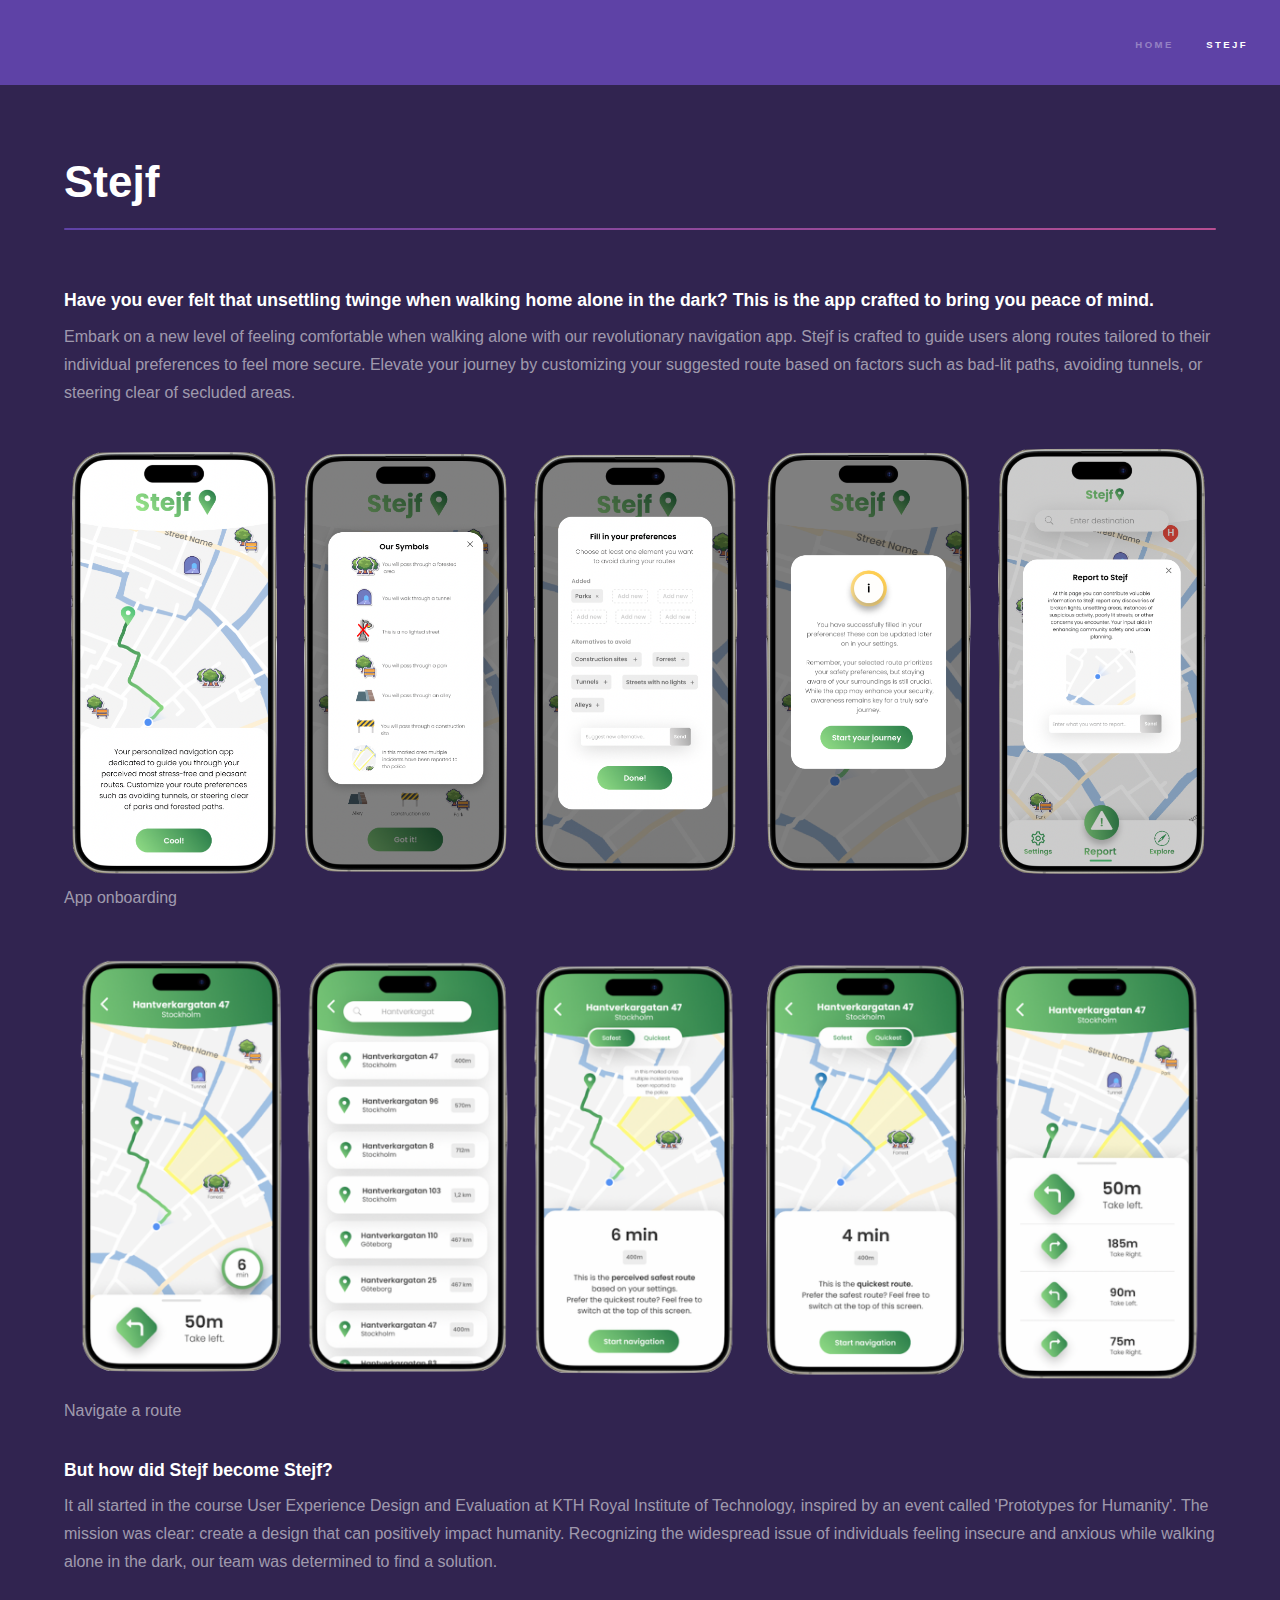
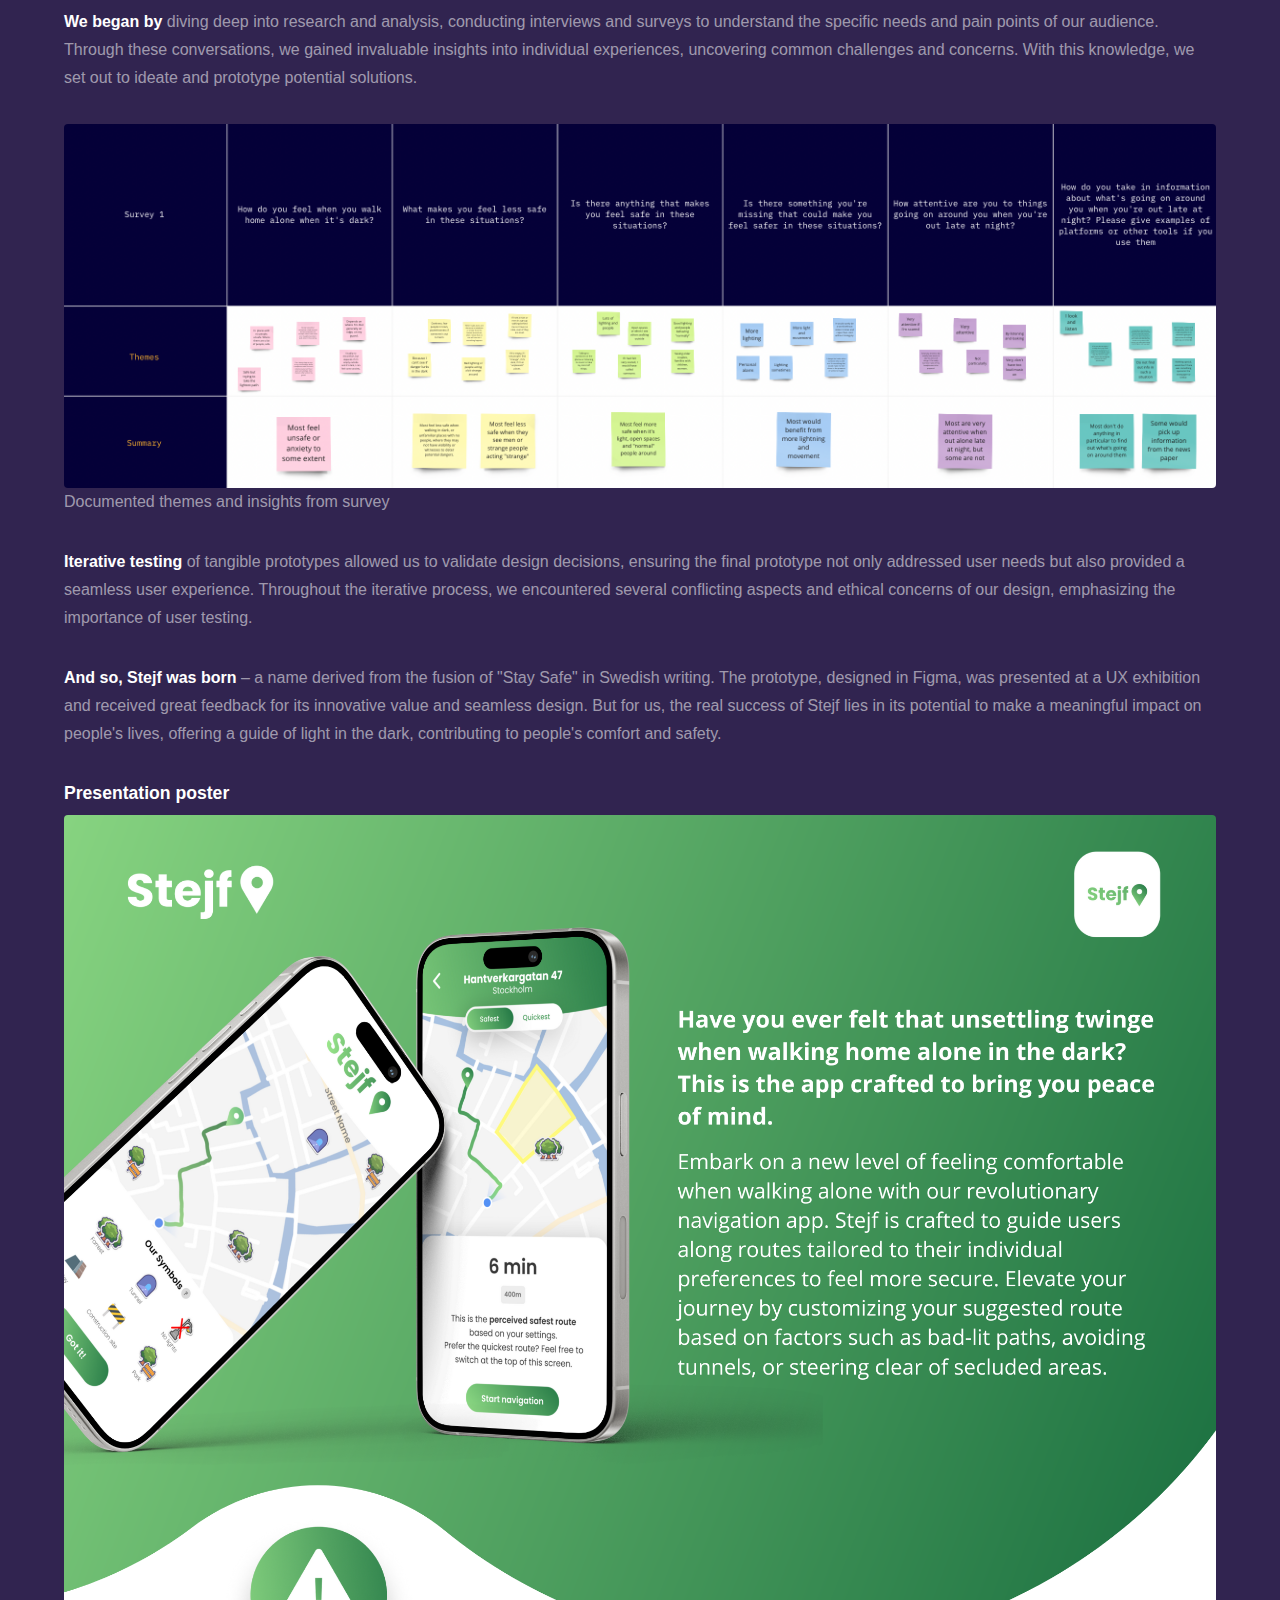
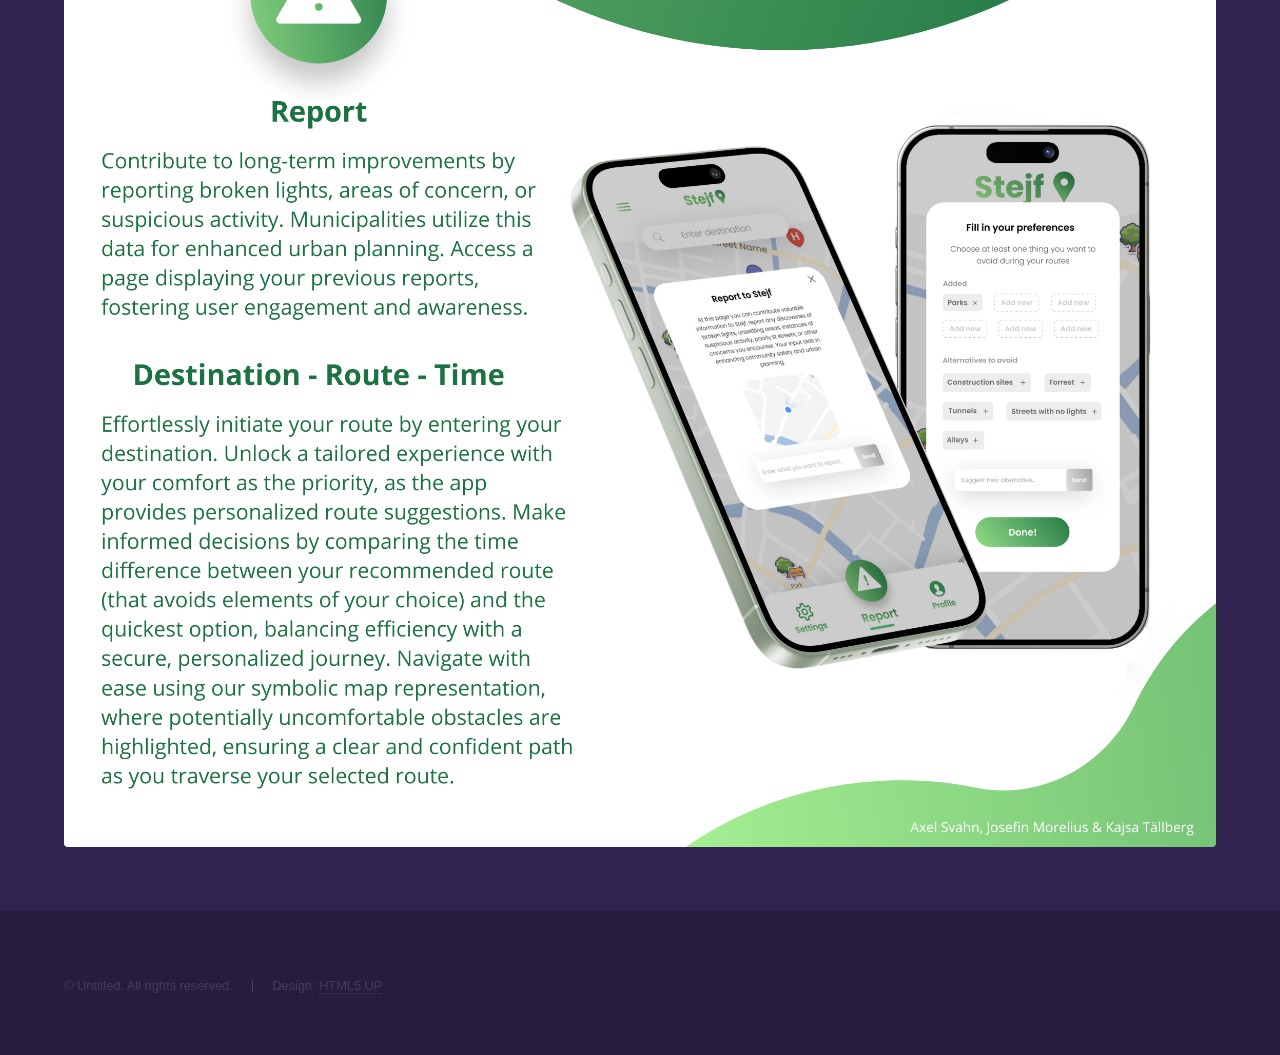
<file: project1.html>
<!DOCTYPE HTML>
<!--
	Hyperspace by HTML5 UP
	html5up.net | @ajlkn
	Free for personal and commercial use under the CCA 3.0 license (html5up.net/license)
-->
<html>
	<head>
		<title>Work</title>
		<meta charset="utf-8" />
		<meta name="viewport" content="width=device-width, initial-scale=1, user-scalable=no" />
		<link rel="stylesheet" href="assets/css/main.css" />
		<noscript><link rel="stylesheet" href="assets/css/noscript.css" /></noscript>
	</head>
	<body class="is-preload">

		<!-- Header -->
			<header id="header">
				<!--<a href="index.html" class="title">Home</a> -->
				<nav>
					<ul>
						<li><a href="index.html">Home</a></li>
						<li><a href="project1.html" class="active">Stejf</a></li>
				<!--	<li><a href="elements.html">Me and my world</a></li>-->
            </ul>
				</nav>
			</header>

		<!-- Wrapper -->
			<div id="wrapper">

				<!-- Main -->
					<section id="main" class="wrapper">
						<div class="inner">
							<h1 class="major">Stejf</h1>
			<h3><b>Have you ever felt that unsettling twinge when walking home alone in the dark? 
			This is the app crafted to bring you peace of mind.</b></h3>
			<p>Embark on a new level of 
			feeling comfortable when walking alone with our revolutionary navigation app. 
			Stejf is crafted to guide users along routes tailored to their individual 
			preferences to feel more secure. Elevate your journey by customizing your suggested 
			route based on factors such as bad-lit paths, avoiding tunnels, 
			or steering clear of secluded areas.</p>
					
                	<span class="image fit"><img src="images/Stejf5.png" alt=""/><figcaption>App onboarding</figcaption></span>
                            <span class="image fit"><img src="images/stejf3.png" alt=""/><figcaption>Navigate a route</figcaption></span>
                            <h3 class="major">But how did Stejf become Stejf? </h3>
			    <p>It all started in the course User Experience Design and Evaluation at KTH Royal Institute of Technology, 
				    inspired by an event called 'Prototypes for Humanity'. 
				    The mission was clear: create a design that can positively impact humanity. 
				    Recognizing the widespread issue of individuals feeling insecure and anxious 
				    while walking alone in the dark, our team was determined to find a solution.
                            </p>
			
                            
			       <p><b>We began by</b> diving deep into research and analysis, conducting interviews and 
				       surveys to understand the specific needs and pain points of our audience. 
				       Through these conversations, we gained invaluable insights into individual experiences, 
				       uncovering common challenges and concerns. With this knowledge, 
				       we set out to ideate and prototype potential solutions.
                            </p>
							<span class="image fit"><img src="images/research.png" alt="" /><figcaption>Documented themes and insights from survey</figcaption>
                         </span>
                            <p><b>Iterative testing</b> of tangible prototypes allowed us to validate design decisions, ensuring the final prototype not only 
                                addressed user needs but also provided a seamless user experience. Throughout the iterative process, we encountered several conflicting 
                                aspects and ethical concerns of our design, emphasizing the importance of user testing.</p>
                            <p><b>And so, Stejf was born</b> – a name derived from the fusion of "Stay Safe" in Swedish writing. 
                                The prototype, designed in Figma, was presented at a UX exhibition and received great feedback for its innovative value and seamless design.
			    But for us, the real success of Stejf lies in its potential to make a meaningful impact on people's lives, offering a guide of light in the dark, contributing 
				    to people's comfort and safety.</p>
				<h3 class="major">Presentation poster</h3>
				<span class="image fit"><img src="images/Stejf.png" alt="" /></span>
                        </div>
					</section>

			</div>

		<!-- Footer -->
			<footer id="footer" class="wrapper alt">
				<div class="inner">
					<ul class="menu">
						<li>&copy; Untitled. All rights reserved.</li><li>Design: <a href="http://html5up.net">HTML5 UP</a></li>
					</ul>
				</div>
			</footer>

		<!-- Scripts -->
			<script src="assets/js/jquery.min.js"></script>
			<script src="assets/js/jquery.scrollex.min.js"></script>
			<script src="assets/js/jquery.scrolly.min.js"></script>
			<script src="assets/js/browser.min.js"></script>
			<script src="assets/js/breakpoints.min.js"></script>
			<script src="assets/js/util.js"></script>
			<script src="assets/js/main.js"></script>

	</body>
</html>
</file>
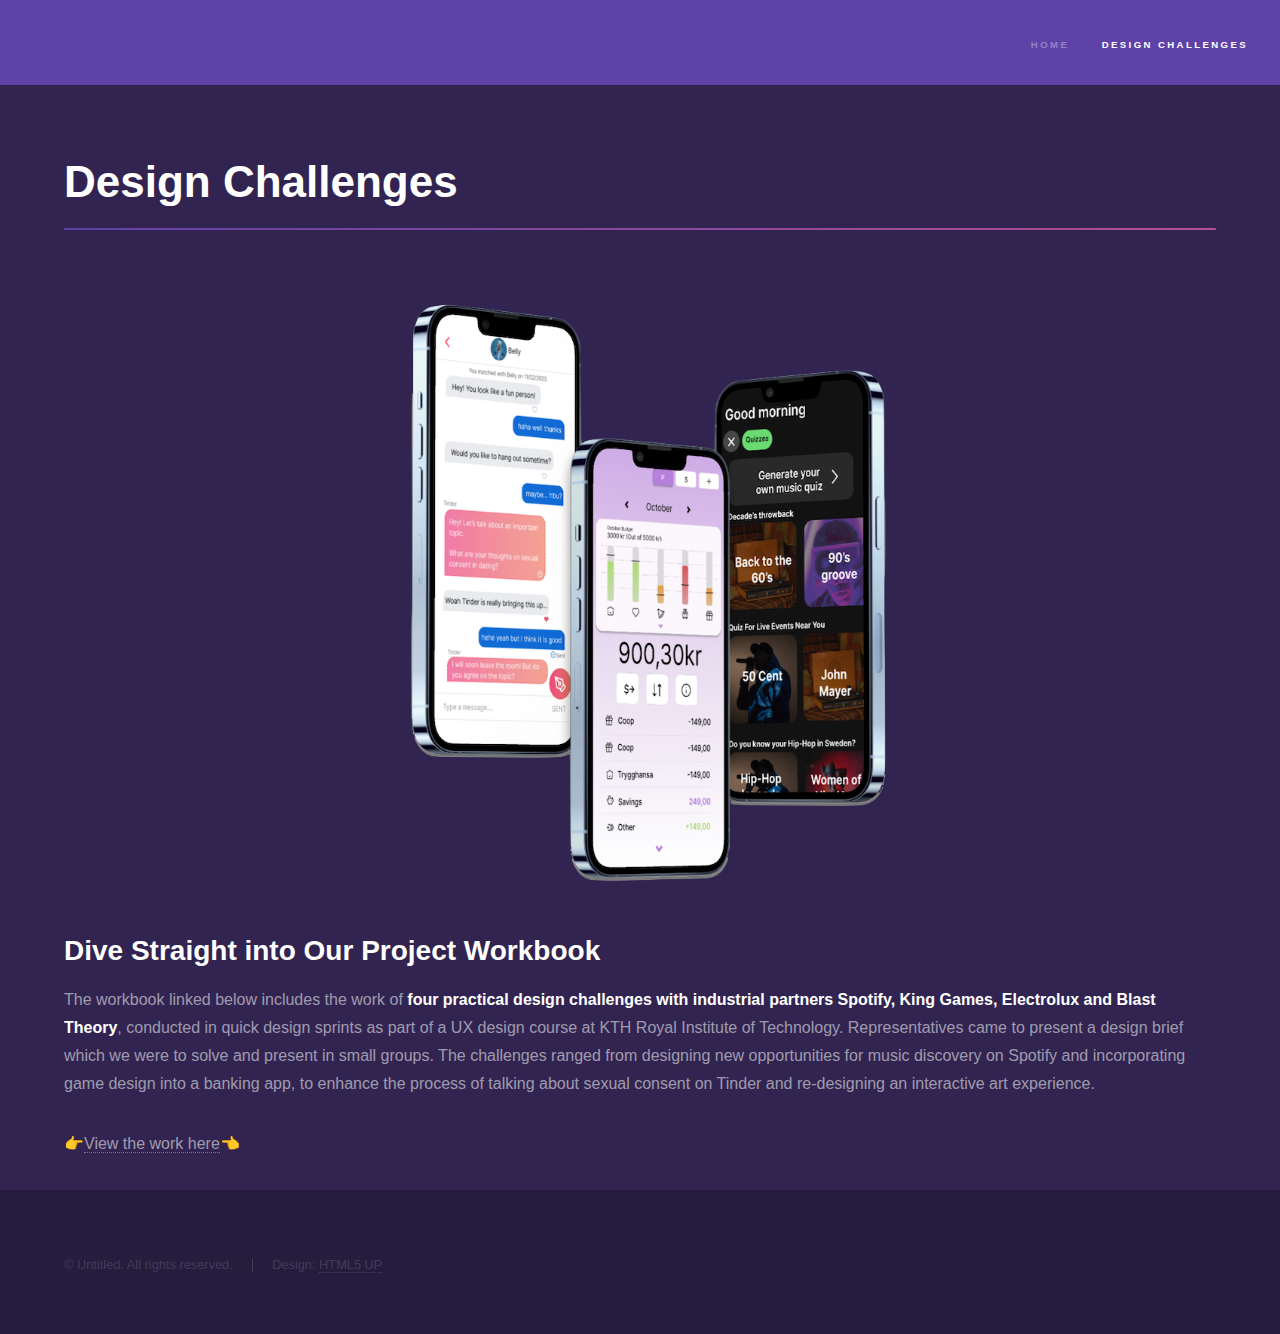
<file: project2.html>
<!DOCTYPE HTML>
<!--
	Hyperspace by HTML5 UP
	html5up.net | @ajlkn
	Free for personal and commercial use under the CCA 3.0 license (html5up.net/license)
-->
<html>
	<head>
		<title>Work</title>
		<meta charset="utf-8" />
		<meta name="viewport" content="width=device-width, initial-scale=1, user-scalable=no" />
		<link rel="stylesheet" href="assets/css/main.css" />
		<noscript><link rel="stylesheet" href="assets/css/noscript.css" /></noscript>
	</head>
	<body class="is-preload">

		<!-- Header -->
			<header id="header">
					<!--	<li><a href="index.html">Home</a></li>-->
                    <nav>
					<ul>
						<li><a href="index.html">Home</a></li>
						<li><a href="project2.html" class="active">Design Challenges</a></li>
				<!--	<li><a href="elements.html">Me and my world</a></li>-->
            </ul>
				</nav>
			</header>

		<!-- Wrapper -->

				<!-- Main -->
					<section id="main" class="wrapper">
						<div class="inner">
							<h1 class="major">Design Challenges</h1>
                            <span class="image fit"><img src="images/designchallenges2.png" alt=""/></span>
							
                                <h2 class="major">Dive Straight into Our Project Workbook</h2>
				<p>The workbook linked below includes the work of <b>four practical design challenges with industrial partners Spotify, King Games, 
					Electrolux and Blast Theory</b>, conducted in quick design sprints as part of a UX design course at KTH Royal Institute of Technology. 
					Representatives came to present a design brief which we were to solve and present in small groups. The challenges ranged 
					from designing new opportunities for music discovery on Spotify and incorporating game design into 
					a banking app, to enhance the process of talking about sexual consent on Tinder and re-designing 
					an interactive art experience.</p>
                                <b>👉</b><a href="https://drive.google.com/file/d/1h_r-kSQ1s9nG5Av8rHpotYBMps_m4qIr/view?usp=sharing" target="_blank">View the work here</a><b>👈</b>
						</div>
					</section>

			</div>

		<!-- Footer -->
			<footer id="footer" class="wrapper alt">
				<div class="inner">
					<ul class="menu">
						<li>&copy; Untitled. All rights reserved.</li><li>Design: <a href="http://html5up.net">HTML5 UP</a></li>
					</ul>
				</div>
			</footer>

		<!-- Scripts -->
			<script src="assets/js/jquery.min.js"></script>
			<script src="assets/js/jquery.scrollex.min.js"></script>
			<script src="assets/js/jquery.scrolly.min.js"></script>
			<script src="assets/js/browser.min.js"></script>
			<script src="assets/js/breakpoints.min.js"></script>
			<script src="assets/js/util.js"></script>
			<script src="assets/js/main.js"></script>

	</body>
</html>
</file>
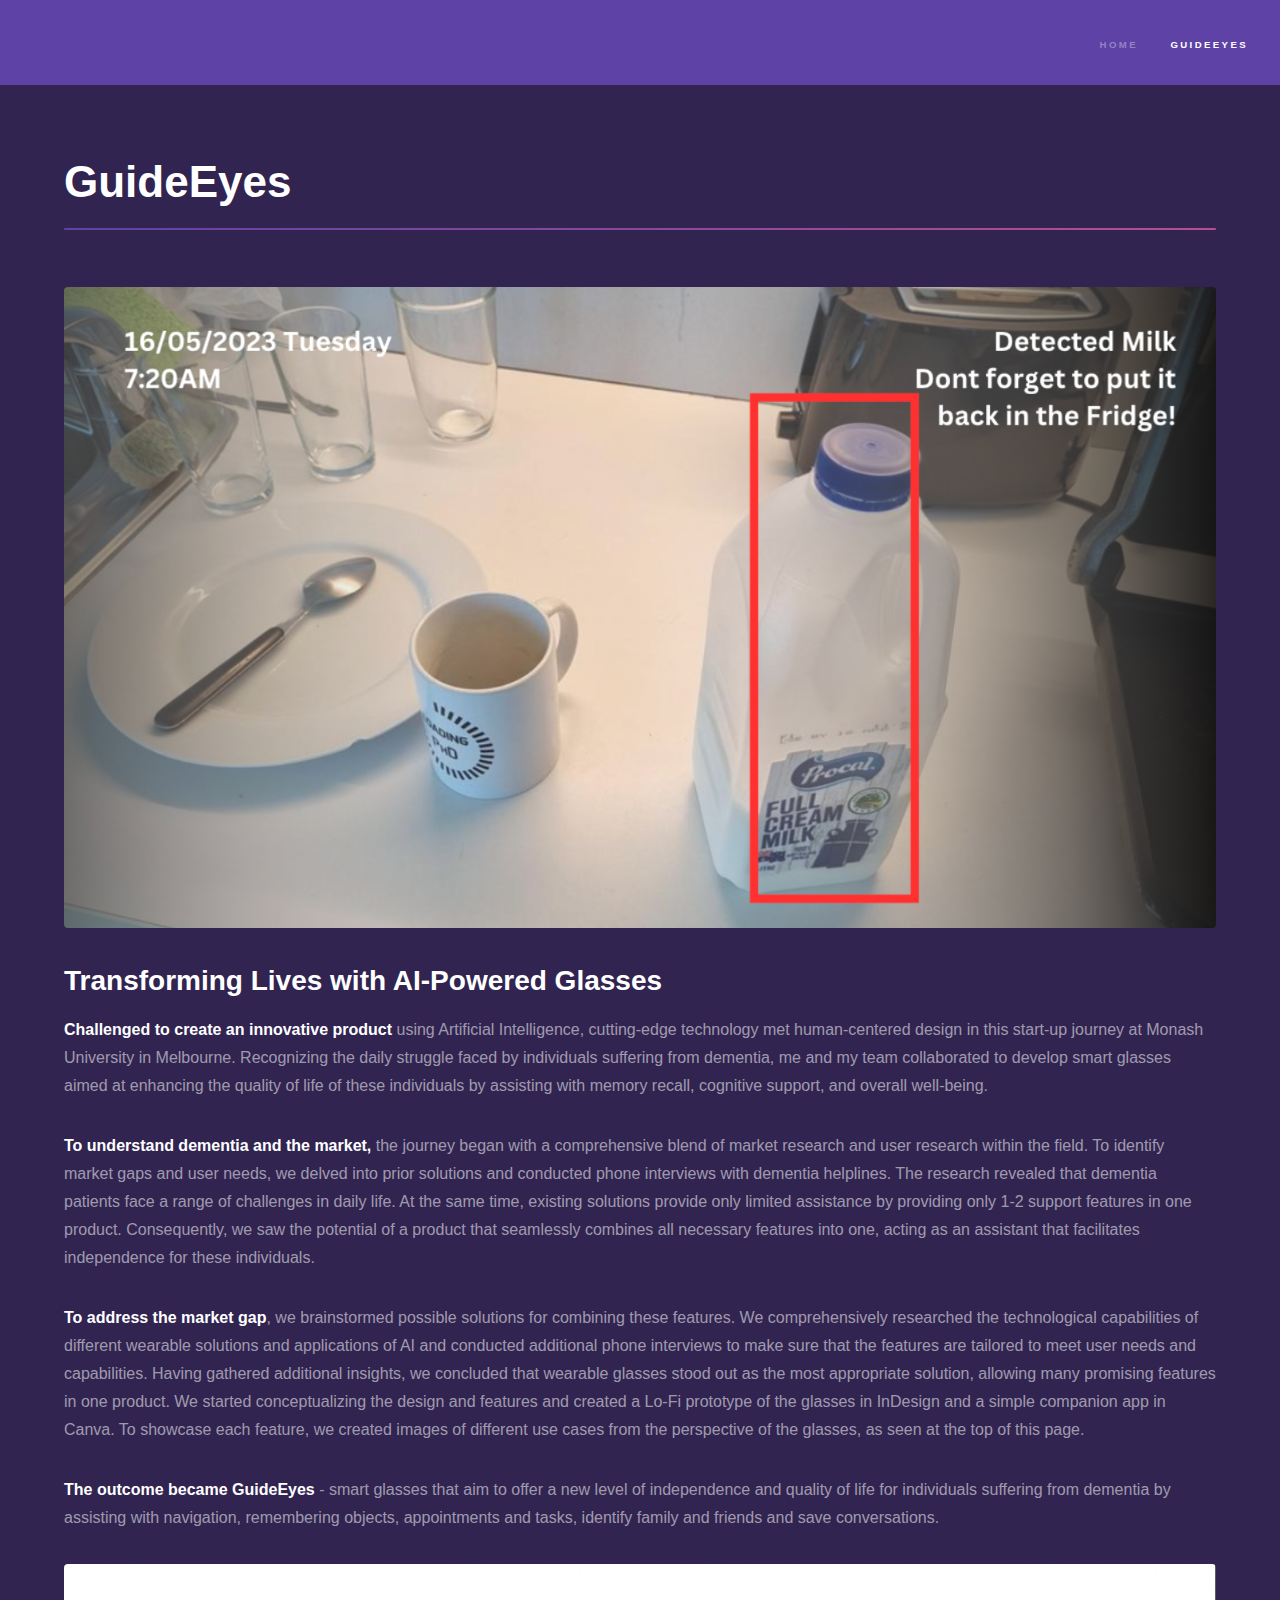
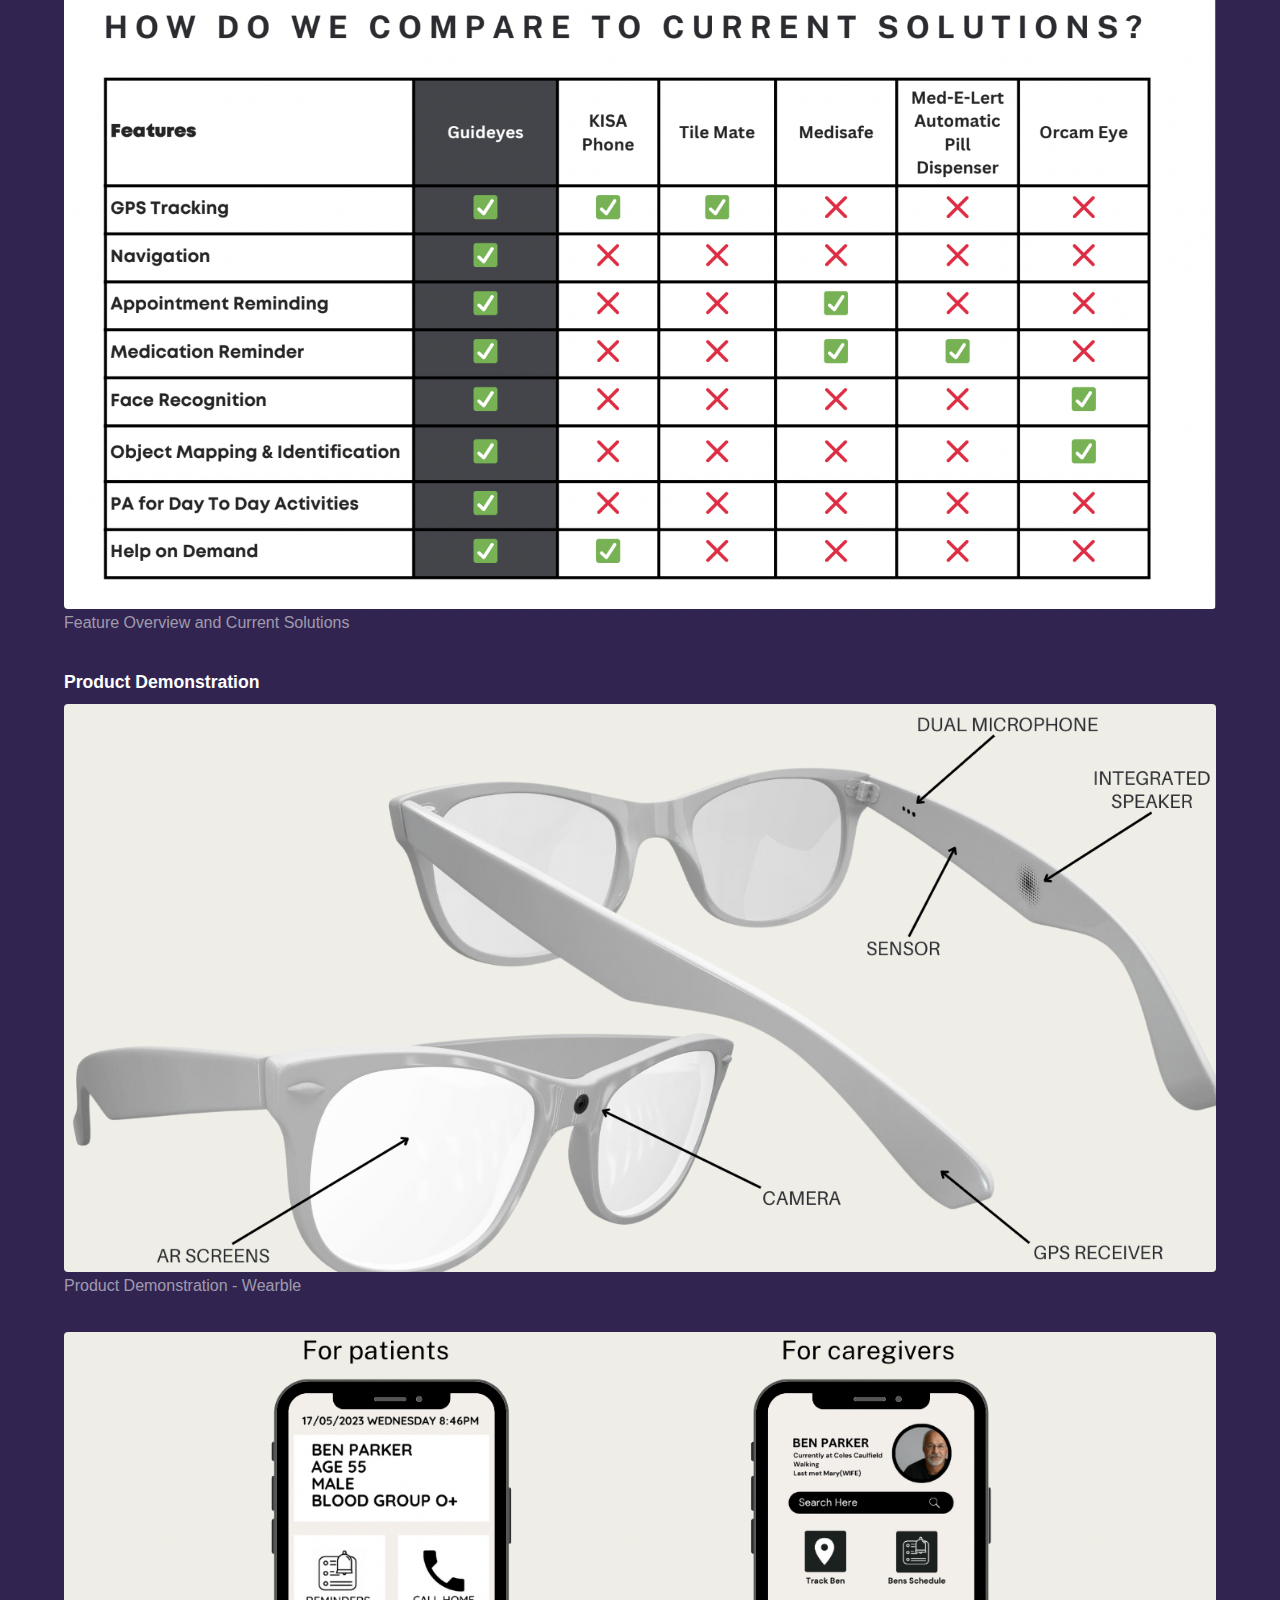
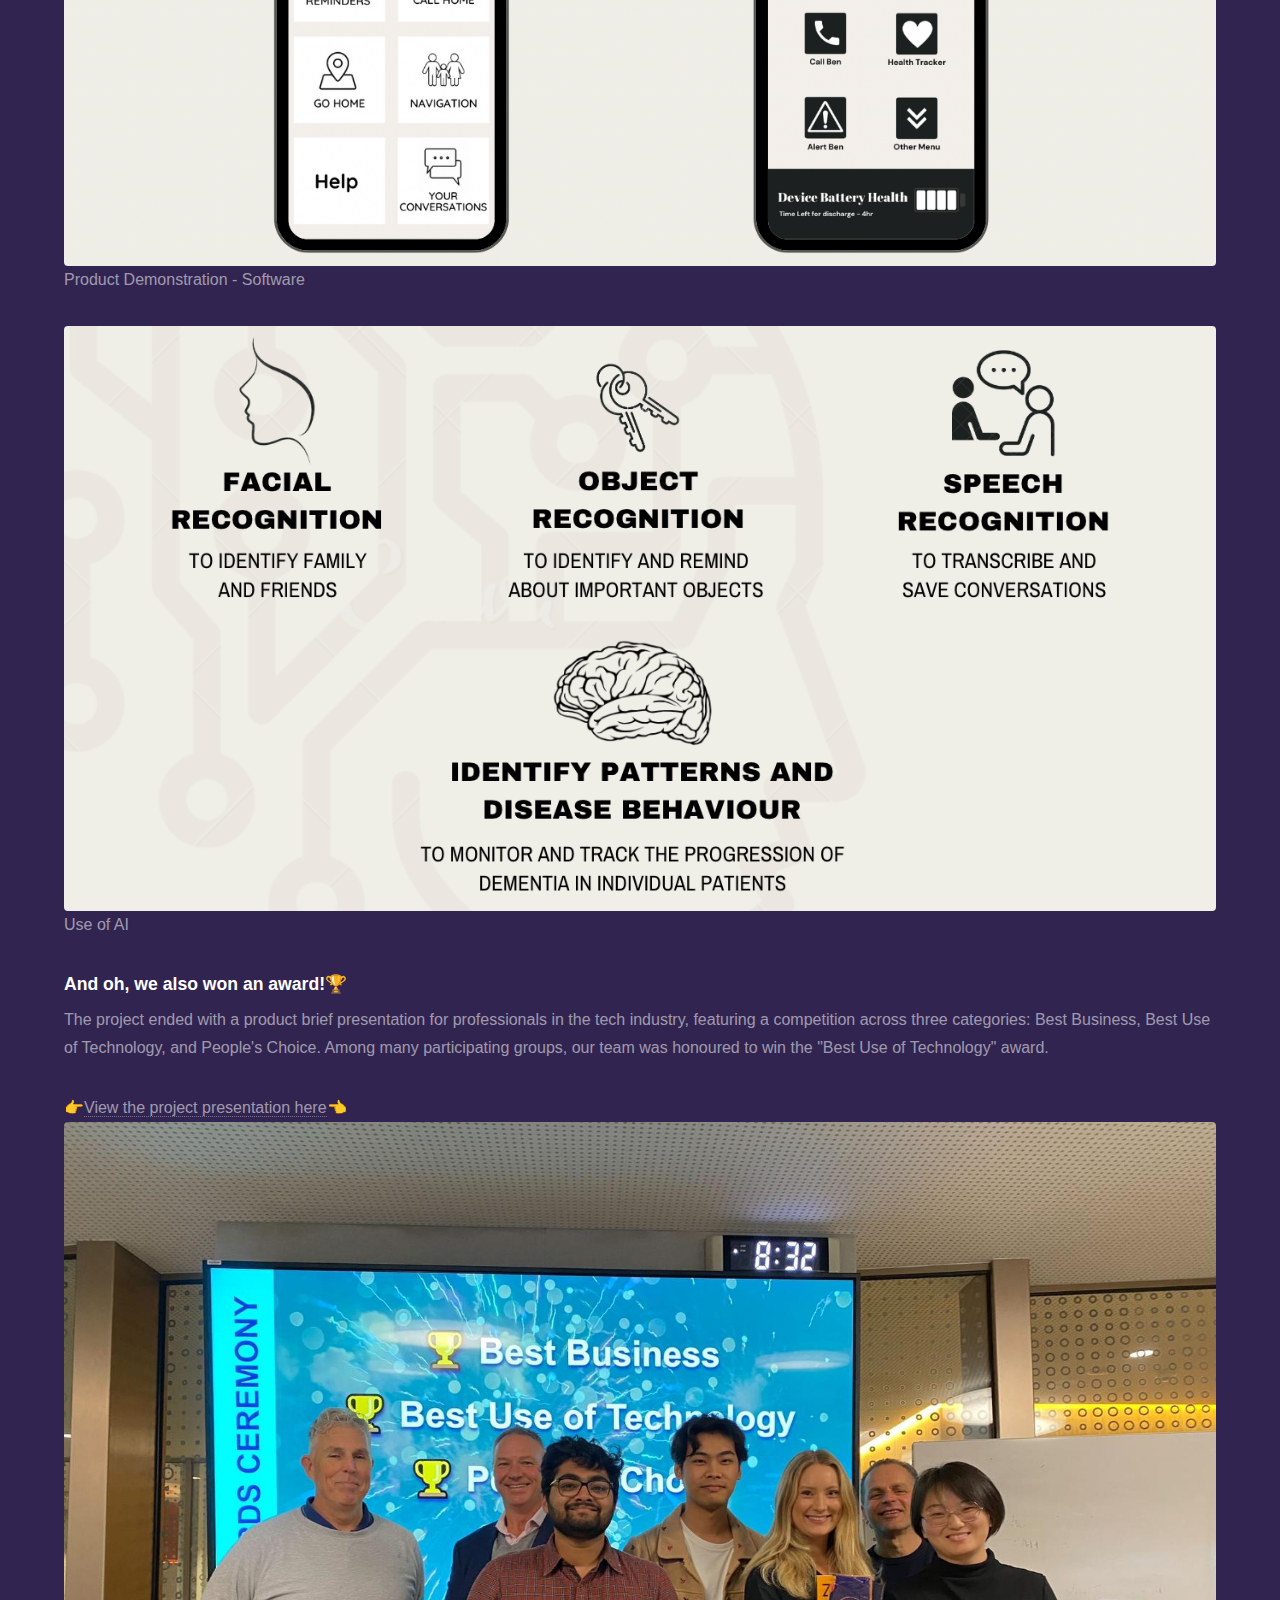
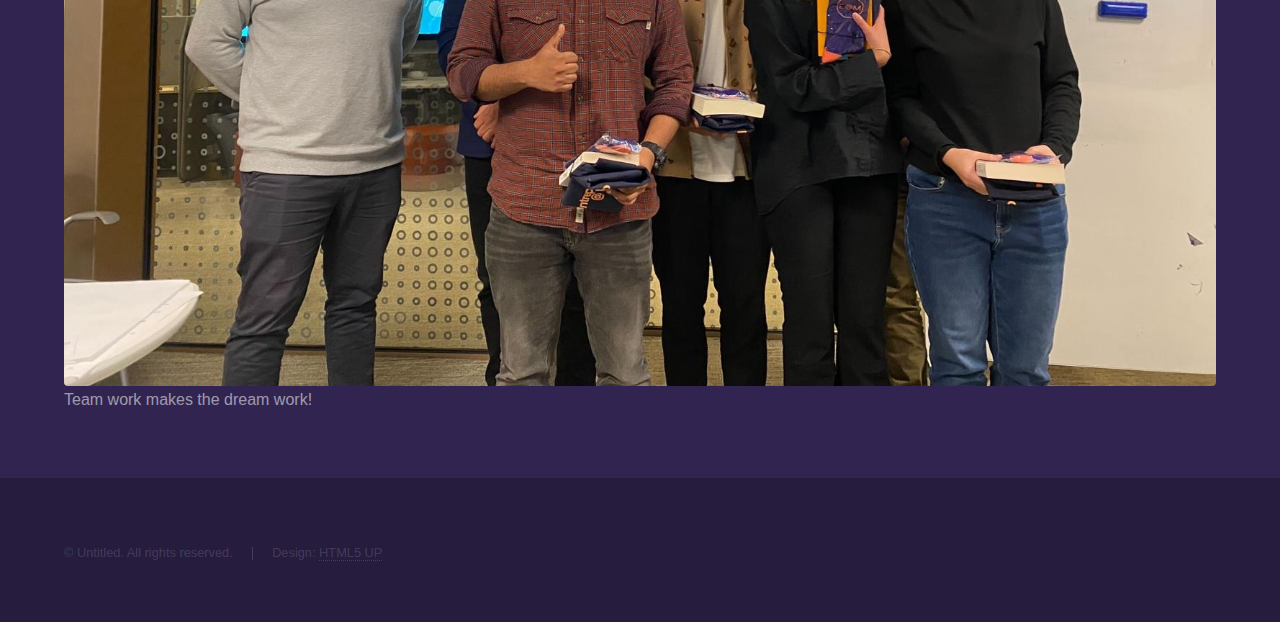
<file: project3.html>
<!DOCTYPE HTML>
<!--
	Hyperspace by HTML5 UP
	html5up.net | @ajlkn
	Free for personal and commercial use under the CCA 3.0 license (html5up.net/license)
-->
<html>
	<head>
		<title>Work</title>
		<meta charset="utf-8" />
		<meta name="viewport" content="width=device-width, initial-scale=1, user-scalable=no" />
		<link rel="stylesheet" href="assets/css/main.css" />
		<noscript><link rel="stylesheet" href="assets/css/noscript.css" /></noscript>
	</head>
	<body class="is-preload">

		<!-- Header -->
			<header id="header">
					<!--	<li><a href="index.html">Home</a></li>-->
                    <nav>
					<ul>
						<li><a href="index.html">Home</a></li>
						<li><a href="project3.html" class="active">GuideEyes</a></li>
				<!--	<li><a href="elements.html">Me and my world</a></li>-->
            </ul>
				</nav>
			</header>

		<!-- Wrapper -->
			<div id="wrapper">

				<!-- Main -->
					<section id="main" class="wrapper">
						<div class="inner">
                             <h1 class="major">GuideEyes</h1>
                            <span class="image fit"><img src="images/lense2.png" alt=""/>
                            </span>
                            <h2 class="major">Transforming Lives with AI-Powered Glasses</h2>
				<p><b>Challenged to create an innovative product</b> using Artificial Intelligence, cutting-edge technology met human-centered design in this start-up 
				journey at Monash University in Melbourne. Recognizing the daily struggle faced by individuals suffering from dementia, me and my team collaborated to develop smart glasses 
				aimed at enhancing the quality of life of these individuals by assisting with memory recall, cognitive support, and overall well-being.</p>
                        
                                <p><b>To understand dementia and the market,</b> the journey began with a comprehensive blend of market research and user research within the field. 
                                To identify market gaps and user needs, we delved into prior solutions and conducted phone interviews with dementia helplines. The research revealed that dementia patients face a range of challenges in daily life. At the same time, existing solutions provide only limited 
				assistance by providing only 1-2 support features in one product. Consequently, we saw the potential of a product that seamlessly combines all necessary features into one, acting as an assistant that facilitates independence for these individuals.</p>
				
				<p><b>To address the market gap</b>, we brainstormed possible solutions for combining these features.  
				We comprehensively researched the technological capabilities of different wearable solutions and applications of AI and conducted additional phone interviews to 
				make sure that the features are tailored to meet user needs and capabilities. Having gathered additional insights, we concluded that wearable glasses stood out as the most appropriate solution, 
				allowing many promising features in one product. We started conceptualizing the design and features and created a Lo-Fi prototype of 
				the glasses in InDesign and a simple companion app in Canva. To showcase each feature, we created images of different use cases from the perspective of the glasses, as seen at the top of this page.</p>

				<p><b>The outcome became GuideEyes</b> - smart glasses that aim to offer a new level of independence and quality of 
				life for individuals suffering from dementia by assisting 
				with navigation, remembering objects, appointments and tasks, identify 
				family and friends and save conversations.</p>
				
			        <span class="image fit"><img src="images/guideeyesNew.png" alt="" /><figcaption>Feature Overview and Current Solutions</figcaption></span>

					
                                <h3 class="major">Product Demonstration</h3>
                                <span class="image fit"><img src="images/2.png" alt="" /><figcaption>Product Demonstration - Wearble</figcaption></span>
                                <span class="image fit"><img src="images/3.png" alt="" /><figcaption>Product Demonstration - Software</figcaption></span>
				<span class="image fit"><img src="images/AI.png" alt="" /><figcaption>Use of AI</figcaption></span>

                                <h3 class="major">And oh, we also won an award!🏆</h3>
                                <p>
                                    The project ended with a product brief presentation for professionals in the tech industry, featuring a competition across three categories: Best Business, Best Use of Technology, and People's Choice. 
                                    Among many participating groups, our team was honoured to win the "Best Use of Technology" award.</p>				<b> 👉</b><a href="https://drive.google.com/file/d/1PhMtkaz5WTAXHZfaNbV7pHBbFrbkW37b/view?usp=sharing" target="_blank">View the project presentation here</a><b>👈</b>
                                    <span class="image fit"><img src="images/tech.png" alt="" /><figcaption>Team work makes the dream work!</figcaption></span>
						</div>
					</section>

			</div>

		<!-- Footer -->
			<footer id="footer" class="wrapper alt">
				<div class="inner">
					<ul class="menu">
						<li>&copy; Untitled. All rights reserved.</li><li>Design: <a href="http://html5up.net">HTML5 UP</a></li>
					</ul>
				</div>
			</footer>

		<!-- Scripts -->
			<script src="assets/js/jquery.min.js"></script>
			<script src="assets/js/jquery.scrollex.min.js"></script>
			<script src="assets/js/jquery.scrolly.min.js"></script>
			<script src="assets/js/browser.min.js"></script>
			<script src="assets/js/breakpoints.min.js"></script>
			<script src="assets/js/util.js"></script>
			<script src="assets/js/main.js"></script>

	</body>
</html>
</file>
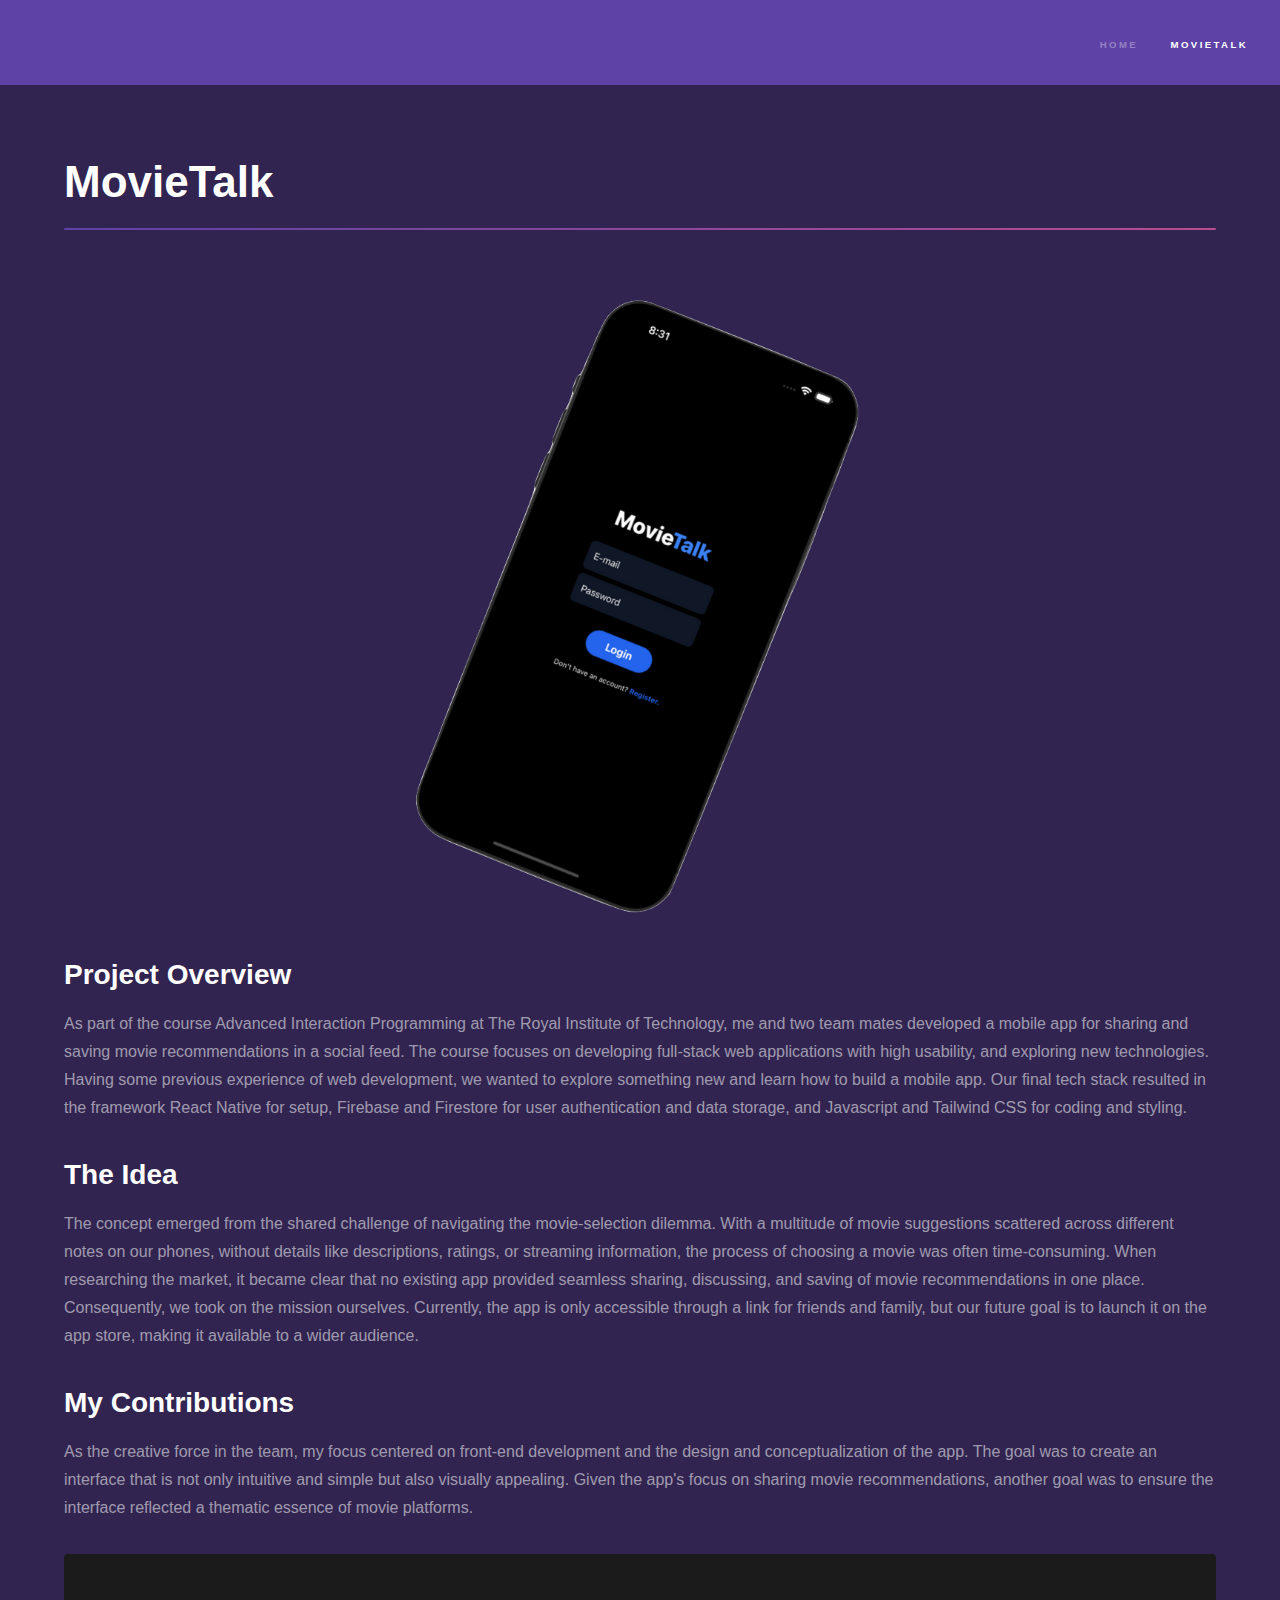
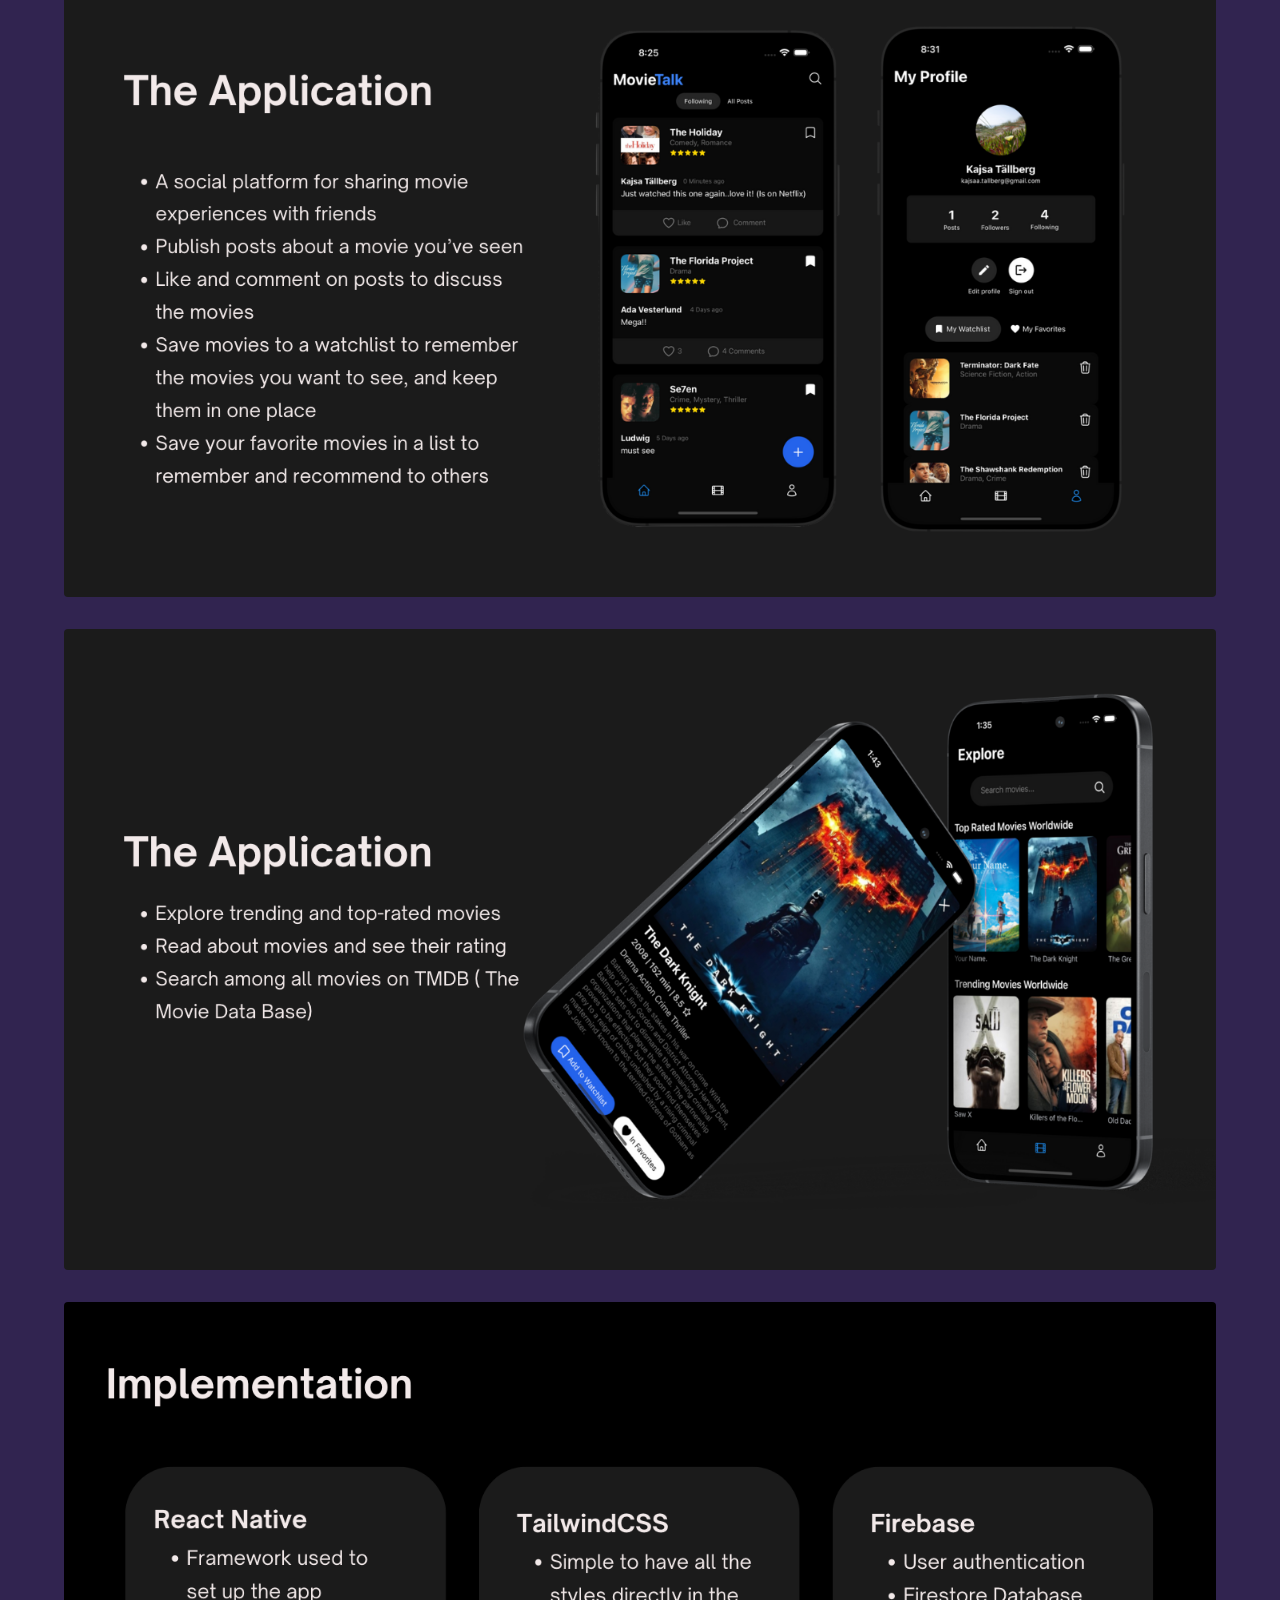
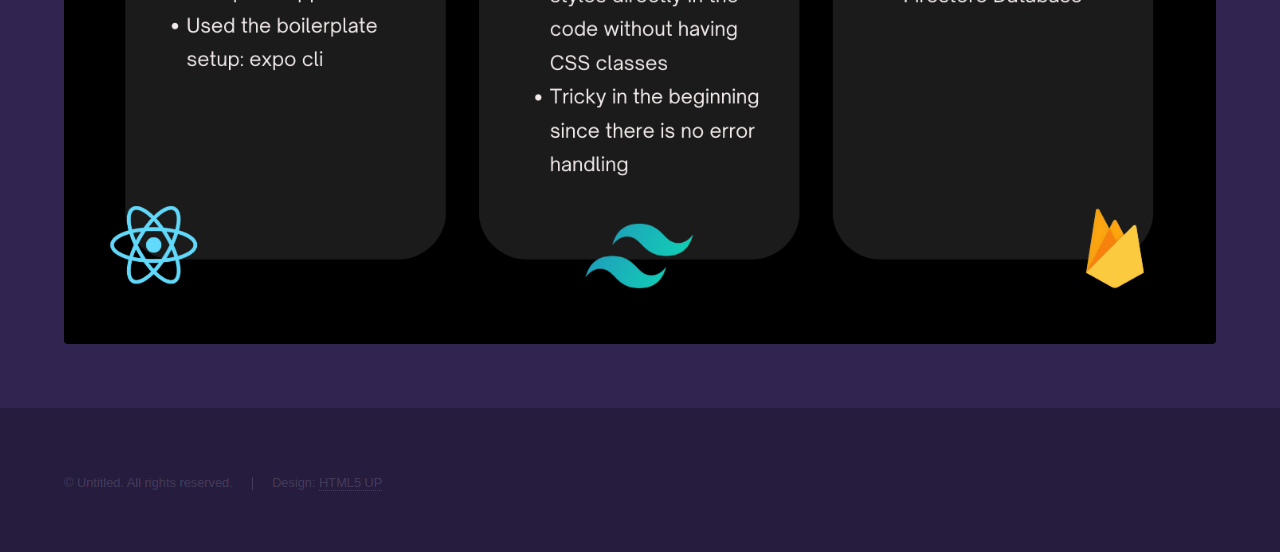
<file: project4.html>
<!DOCTYPE HTML>
<!--
	Hyperspace by HTML5 UP
	html5up.net | @ajlkn
	Free for personal and commercial use under the CCA 3.0 license (html5up.net/license)
-->
<html>
	<head>
		<title>Work</title>
		<meta charset="utf-8" />
		<meta name="viewport" content="width=device-width, initial-scale=1, user-scalable=no" />
		<link rel="stylesheet" href="assets/css/main.css" />
		<noscript><link rel="stylesheet" href="assets/css/noscript.css" /></noscript>
	</head>
	<body class="is-preload">

		<!-- Header -->
			<header id="header">
					<!--	<li><a href="index.html">Home</a></li>-->
					<nav>
					<ul>
						<li><a href="index.html">Home</a></li>
						<li><a href="project4.html" class="active">MovieTalk</a></li>
				<!--	<li><a href="elements.html">Me and my world</a></li>-->
			</ul>
				</nav>
			</header>

		<!-- Wrapper -->
			<div id="wrapper">

				<!-- Main -->
					<section id="main" class="wrapper">
						<div class="inner">
							<h1 class="major">MovieTalk</h1>
							<span class="image fit"><img src="images/movietalk1.png" alt="" /></span>
							<h2 class="major">Project Overview</h2>
							<p>As part of the course Advanced Interaction Programming at The Royal Institute of Technology, me and two team mates developed 
								a mobile app for sharing and saving movie recommendations in a social feed. The course focuses on developing full-stack 
								web applications with high usability, and exploring new technologies. Having some previous experience of web development, we wanted to 
								explore something new and learn how to build a mobile app. Our final tech stack resulted in the framework React Native for setup, 
								Firebase and Firestore for user authentication and data storage, and Javascript and Tailwind CSS for coding and styling.</p> 
								
								<h2 class="major">The Idea</h2>
								<p>
									The concept emerged from the shared challenge of navigating the movie-selection dilemma. With a multitude of movie 
									suggestions scattered across different notes on our phones, without details like descriptions, ratings, or streaming 
									information, the process of choosing a movie was often time-consuming. When researching the market, it became clear 
									that no existing app provided seamless sharing, discussing, and saving of movie recommendations in one place. 
									Consequently, we took on the mission ourselves. Currently, the app is only accessible through a link for friends and 
									family, but our future goal is to launch it on the app store, making it available to a wider audience.</p>
							
								<h2 class="major">My Contributions</h2>
								<p>As the creative force in the team, my focus centered on front-end development and the design 
									and conceptualization of the app. The goal was to create an interface that is not only intuitive and 
									simple but also visually appealing. Given the app's focus on sharing movie recommendations, another 
									goal was to ensure the interface reflected a thematic essence of movie platforms.
								</p>
							<span class="image fit"><img src="images/movietalk2.png" alt="" /></span>
							<span class="image fit"><img src="images/movietalk3.png" alt="" /></span>
							<span class="image fit"><img src="images/movietalk4.png" alt="" /></span>

						</div>
					</section>

			</div>

		<!-- Footer -->
			<footer id="footer" class="wrapper alt">
				<div class="inner">
					<ul class="menu">
						<li>&copy; Untitled. All rights reserved.</li><li>Design: <a href="http://html5up.net">HTML5 UP</a></li>
					</ul>
				</div>
			</footer>

		<!-- Scripts -->
			<script src="assets/js/jquery.min.js"></script>
			<script src="assets/js/jquery.scrollex.min.js"></script>
			<script src="assets/js/jquery.scrolly.min.js"></script>
			<script src="assets/js/browser.min.js"></script>
			<script src="assets/js/breakpoints.min.js"></script>
			<script src="assets/js/util.js"></script>
			<script src="assets/js/main.js"></script>

	</body>
</html>
</file>
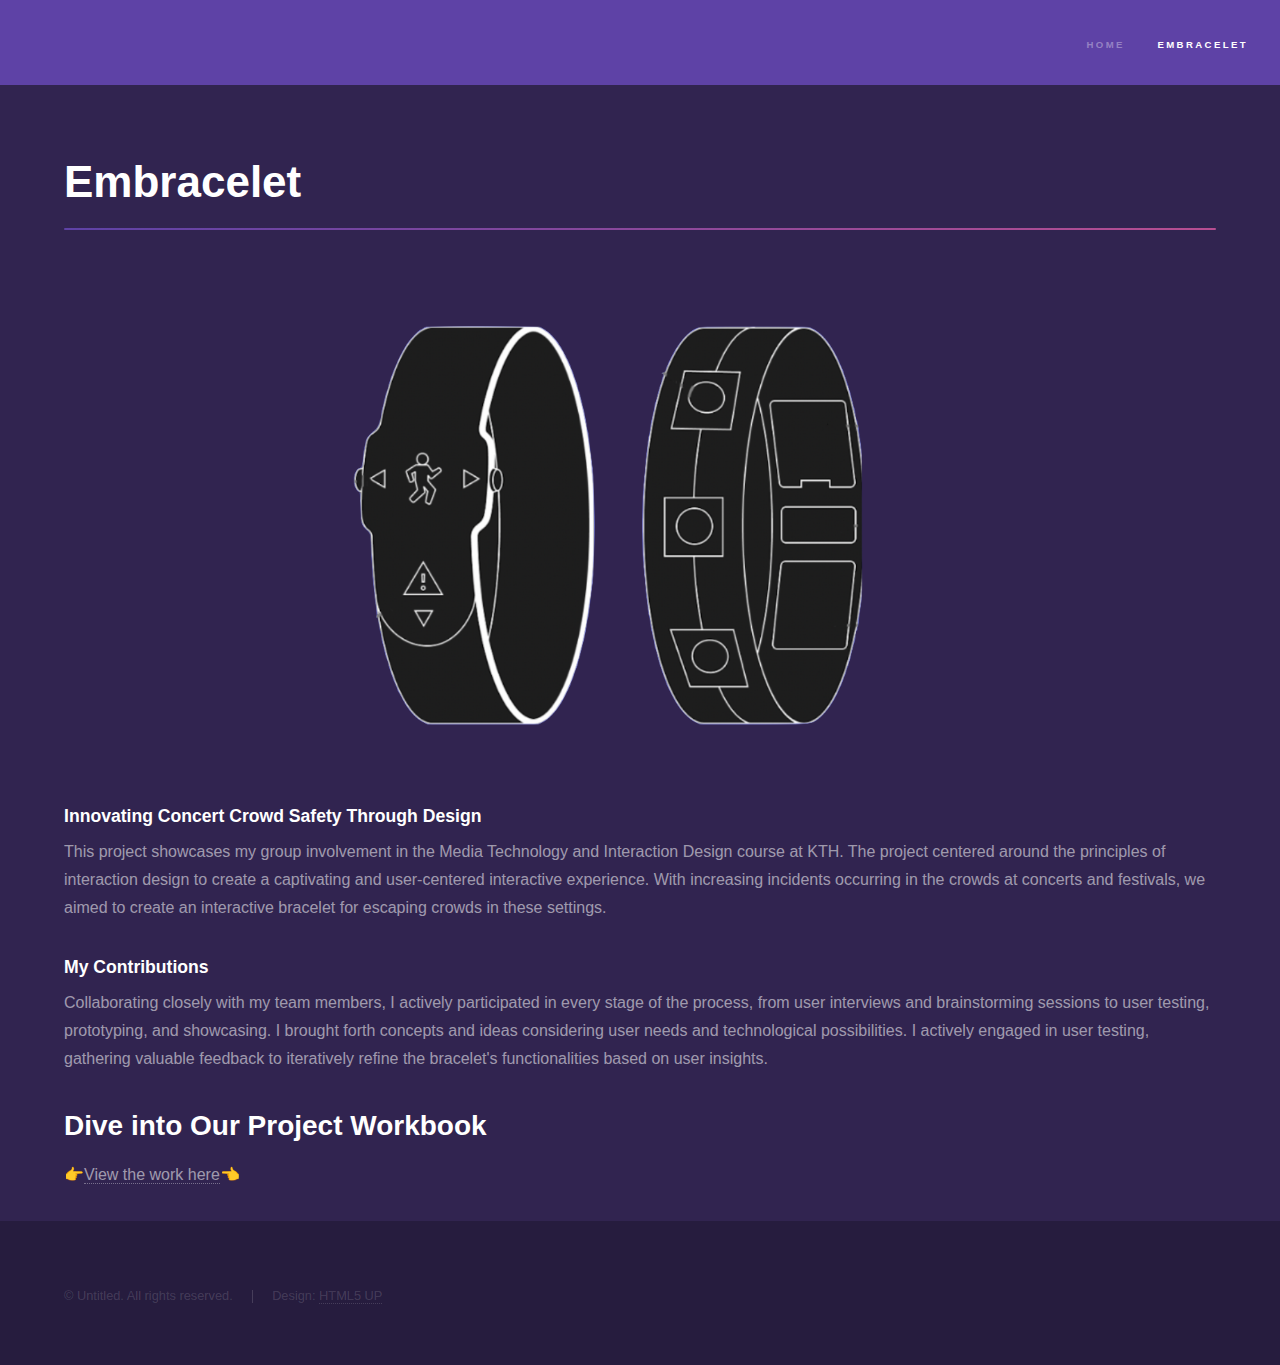
<file: project5.html>
<!DOCTYPE HTML>
<!--
	Hyperspace by HTML5 UP
	html5up.net | @ajlkn
	Free for personal and commercial use under the CCA 3.0 license (html5up.net/license)
-->
<html>
	<head>
		<title>Work</title>
		<meta charset="utf-8" />
		<meta name="viewport" content="width=device-width, initial-scale=1, user-scalable=no" />
		<link rel="stylesheet" href="assets/css/main.css" />
		<noscript><link rel="stylesheet" href="assets/css/noscript.css" /></noscript>
	</head>
	<body class="is-preload">

		<!-- Header -->
			<header id="header">
				<!--<a href="index.html" class="title">Home</a>-->
				<nav>
					<ul>
					<li><a href="index.html">Home</a></li>
                    <li><a href="project5.html" class="active">Embracelet</a></li>
				<!--	<li><a href="elements.html">Me and my world</a></li>-->
            </ul>
				</nav>
			</header>

		<!-- Wrapper -->
			<div id="wrapper">

				<!-- Main -->
					<section id="main" class="wrapper">
						<div class="inner">
							<h1 class="major">Embracelet</h1>
							<span class="image fit"><img src="images/emb.png" alt="" /></span>
                            <h3 class="major">Innovating Concert Crowd Safety Through Design</h3>
				<p>This project showcases my group involvement in the Media Technology and Interaction Design 
                                course at KTH. The project centered around the principles 
                                of interaction design to create a captivating and user-centered interactive experience. With increasing
                                incidents occurring in the crowds at concerts and festivals, we aimed to create an interactive 
                                bracelet for escaping crowds in these settings.</p>
                                <h3 class="major">My Contributions</h3>
                            <p>Collaborating closely with my team members, I actively participated in every stage of the process, 
                                from user interviews and brainstorming sessions to user testing, prototyping, and showcasing. I brought forth 
                                concepts and ideas considering user needs and technological possibilities. I actively 
                                engaged in user testing, gathering valuable feedback to iteratively refine the bracelet's 
                                functionalities based on user insights.</p>
                                <h2 class="major">Dive into Our Project Workbook</h2>
                                <b>👉</b><a href="https://drive.google.com/file/d/1dxRF8nVsv15q_UjS7KSJEkMhwOW3GgfL/view?usp=sharing" target="_blank">View the work here</a><b>👈</b>
						</div>
					</section>

			</div>

		<!-- Footer -->
			<footer id="footer" class="wrapper alt">
				<div class="inner">
					<ul class="menu">
						<li>&copy; Untitled. All rights reserved.</li><li>Design: <a href="http://html5up.net">HTML5 UP</a></li>
					</ul>
				</div>
			</footer>

		<!-- Scripts -->
			<script src="assets/js/jquery.min.js"></script>
			<script src="assets/js/jquery.scrollex.min.js"></script>
			<script src="assets/js/jquery.scrolly.min.js"></script>
			<script src="assets/js/browser.min.js"></script>
			<script src="assets/js/breakpoints.min.js"></script>
			<script src="assets/js/util.js"></script>
			<script src="assets/js/main.js"></script>

	</body>
</html>
</file>
<file: assets/css/noscript.css>
/*
	Hyperspace by HTML5 UP
	html5up.net | @ajlkn
	Free for personal and commercial use under the CCA 3.0 license (html5up.net/license)
*/

/* Spotlights */

	.spotlights > section > .image:before {
		opacity: 0 !important;
	}

	.spotlights > section > .content > .inner {
		-moz-transform: none !important;
		-webkit-transform: none !important;
		-ms-transform: none !important;
		transform: none !important;
		opacity: 1 !important;
	}

/* Wrapper */

	.wrapper > .inner {
		opacity: 1 !important;
		-moz-transform: none !important;
		-webkit-transform: none !important;
		-ms-transform: none !important;
		transform: none !important;
	}

/* Sidebar */

	#sidebar > .inner {
		opacity: 1 !important;
	}

	#sidebar nav > ul > li {
		-moz-transform: none !important;
		-webkit-transform: none !important;
		-ms-transform: none !important;
		transform: none !important;
		opacity: 1 !important;
	}
</file>
<file: assets/css/main.css>
@import url(fontawesome-all.min.css);

/*
	Hyperspace by HTML5 UP
	html5up.net | @ajlkn
	Free for personal and commercial use under the CCA 3.0 license (html5up.net/license)
*/

html, body, div, span, applet, object,
iframe, h1, h2, h3, h4, h5, h6, p, blockquote,
pre, a, abbr, acronym, address, big, cite,
code, del, dfn, em, img, ins, kbd, q, s, samp,
small, strike, strong, sub, sup, tt, var, b,
u, i, center, dl, dt, dd, ol, ul, li, fieldset,
form, label, legend, table, caption, tbody,
tfoot, thead, tr, th, td, article, aside,
canvas, details, embed, figure, figcaption,
footer, header, hgroup, menu, nav, output, ruby,
section, summary, time, mark, audio, video {
	margin: 0;
	padding: 0;
	border: 0;
	font-size: 100%;
	font: inherit;
	vertical-align: baseline;}

article, aside, details, figcaption, figure,
footer, header, hgroup, menu, nav, section {
	display: block;}

body {
	line-height: 1;
}

ol, ul {
	list-style: none;
}

blockquote, q {
	quotes: none;
}

	blockquote:before, blockquote:after, q:before, q:after {
		content: '';
		content: none;
	}

table {
	border-collapse: collapse;
	border-spacing: 0;
}

body {
	-webkit-text-size-adjust: none;
}

mark {
	background-color: transparent;
	color: inherit;
}

input::-moz-focus-inner {
	border: 0;
	padding: 0;
}

input, select, textarea {
	-moz-appearance: none;
	-webkit-appearance: none;
	-ms-appearance: none;
	appearance: none;
}

/* Basic */

	@-ms-viewport {
		width: device-width;
	}

	body {
		-ms-overflow-style: scrollbar;
	}

	@media screen and (max-width: 480px) {

		html, body {
			min-width: 320px;
		}

	}

	html {
		box-sizing: border-box;
	}

	*, *:before, *:after {
		box-sizing: inherit;
	}

	body {
		background: #312450;
	}

		body.is-preload *, body.is-preload *:before, body.is-preload *:after {
			-moz-animation: none !important;
			-webkit-animation: none !important;
			-ms-animation: none !important;
			animation: none !important;
			-moz-transition: none !important;
			-webkit-transition: none !important;
			-ms-transition: none !important;
			transition: none !important;
		}

/* Type */

	body, input, select, textarea {
		color: rgba(255, 255, 255, 0.55);
		font-family: Arial, Helvetica, sans-serif;
		font-size: 16.5pt;
		font-weight: normal;
		line-height: 1.75;
	}

		@media screen and (max-width: 1680px) {

			body, input, select, textarea {
				font-size: 13pt;
			}

		}

		@media screen and (max-width: 1280px) {

			body, input, select, textarea {
				font-size: 12pt;
			}

		}

		@media screen and (max-width: 360px) {

			body, input, select, textarea {
				font-size: 11pt;
			}

		}

	a {
		-moz-transition: color 0.2s ease, border-bottom-color 0.2s ease;
		-webkit-transition: color 0.2s ease, border-bottom-color 0.2s ease;
		-ms-transition: color 0.2s ease, border-bottom-color 0.2s ease;
		transition: color 0.2s ease, border-bottom-color 0.2s ease;
		border-bottom: dotted 1px rgba(255, 255, 255, 0.35);
		color: inherit;
		text-decoration: none;
	}

		a:hover {
			border-bottom-color: transparent;
			color: #ffffff;
		}

	strong, b {
		color: #ffffff;
		font-weight: bold;
	}

	em, i {
		font-style: italic;
	}

	p {
		margin: 0 0 2em 0;
	}

	h1, h2, h3, h4, h5, h6 {
		color: #ffffff;
		font-weight: bold;
		line-height: 1.5;
		margin: 0 0 0.5em 0;
	}

		h1 a, h2 a, h3 a, h4 a, h5 a, h6 a {
			color: inherit;
			text-decoration: none;
		}

	h1 {
		font-size: 2.75em;
	}

		h1.major {
			margin: 0 0 1.3em 0;
			position: relative;
			padding-bottom: 0.35em;
		}

			h1.major:after {
				background-image: -moz-linear-gradient(to right, #5e42a6, #b74e91);
				background-image: -webkit-linear-gradient(to right, #5e42a6, #b74e91);
				background-image: -ms-linear-gradient(to right, #5e42a6, #b74e91);
				background-image: linear-gradient(to right, #5e42a6, #b74e91);
				-moz-transition: max-width 0.2s ease;
				-webkit-transition: max-width 0.2s ease;
				-ms-transition: max-width 0.2s ease;
				transition: max-width 0.2s ease;
				border-radius: 0.2em;
				bottom: 0;
				content: '';
				height: 0.05em;
				position: absolute;
				right: 0;
				width: 100%;
			}

	h2 {
		font-size: 1.75em;
	}

	h3 {
		font-size: 1.1em;
	}

	h4 {
		font-size: 1em;
	}

	h5 {
		font-size: 0.8em;
	}

	h6 {
		font-size: 0.6em;
	}

	@media screen and (max-width: 736px) {

		h1 {
			font-size: 2em;
		}

		h2 {
			font-size: 1.25em;
		}

		h3 {
			font-size: 1em;
		}

		h4 {
			font-size: 0.8em;
		}

		h5 {
			font-size: 0.6em;
		}

		h6 {
			font-size: 0.6em;
		}

	}

	sub {
		font-size: 0.8em;
		position: relative;
		top: 0.5em;
	}

	sup {
		font-size: 0.8em;
		position: relative;
		top: -0.5em;
	}

	blockquote {
		border-left: solid 4px rgba(255, 255, 255, 0.15);
		font-style: italic;
		margin: 0 0 2em 0;
		padding: 0.5em 0 0.5em 2em;
	}

	code {
		background: rgba(255, 255, 255, 0.05);
		border-radius: 0.25em;
		border: solid 1px rgba(255, 255, 255, 0.15);
		font-family: "Courier New", monospace;
		font-size: 0.9em;
		margin: 0 0.25em;
		padding: 0.25em 0.65em;
	}

	pre {
		-webkit-overflow-scrolling: touch;
		font-family: "Courier New", monospace;
		font-size: 0.9em;
		margin: 0 0 2em 0;
	}

		pre code {
			display: block;
			line-height: 1.75em;
			padding: 1em 1.5em;
			overflow-x: auto;
		}

	hr {
		border: 0;
		border-bottom: solid 1px rgba(255, 255, 255, 0.15);
		margin: 2em 0;
	}

		hr.major {
			margin: 3em 0;
		}

	.align-left {
		text-align: left;
	}

	.align-center {
		text-align: center;
	}

	.align-right {
		text-align: right;
	}

/* Row */

	.row {
		display: flex;
		flex-wrap: wrap;
		box-sizing: border-box;
		align-items: stretch;
	}

		.row > * {
			box-sizing: border-box;
		}

		.row.gtr-uniform > * > :last-child {
			margin-bottom: 0;
		}

		.row.aln-left {
			justify-content: flex-start;
		}

		.row.aln-center {
			justify-content: center;
		}

		.row.aln-right {
			justify-content: flex-end;
		}

		.row.aln-top {
			align-items: flex-start;
		}

		.row.aln-middle {
			align-items: center;
		}

		.row.aln-bottom {
			align-items: flex-end;
		}

		.row > .imp {
			order: -1;
		}

		.row > .col-1 {
			width: 8.33333%;
		}

		.row > .off-1 {
			margin-left: 8.33333%;
		}

		.row > .col-2 {
			width: 16.66667%;
		}

		.row > .off-2 {
			margin-left: 16.66667%;
		}

		.row > .col-3 {
			width: 25%;
		}

		.row > .off-3 {
			margin-left: 25%;
		}

		.row > .col-4 {
			width: 33.33333%;
		}

		.row > .off-4 {
			margin-left: 33.33333%;
		}

		.row > .col-5 {
			width: 41.66667%;
		}

		.row > .off-5 {
			margin-left: 41.66667%;
		}

		.row > .col-6 {
			width: 50%;
		}

		.row > .off-6 {
			margin-left: 50%;
		}

		.row > .col-7 {
			width: 58.33333%;
		}

		.row > .off-7 {
			margin-left: 58.33333%;
		}

		.row > .col-8 {
			width: 66.66667%;
		}

		.row > .off-8 {
			margin-left: 66.66667%;
		}

		.row > .col-9 {
			width: 75%;
		}

		.row > .off-9 {
			margin-left: 75%;
		}

		.row > .col-10 {
			width: 83.33333%;
		}

		.row > .off-10 {
			margin-left: 83.33333%;
		}

		.row > .col-11 {
			width: 91.66667%;
		}

		.row > .off-11 {
			margin-left: 91.66667%;
		}

		.row > .col-12 {
			width: 100%;
		}

		.row > .off-12 {
			margin-left: 100%;
		}

		.row.gtr-0 {
			margin-top: 0;
			margin-left: 0em;
		}

			.row.gtr-0 > * {
				padding: 0 0 0 0em;
			}

			.row.gtr-0.gtr-uniform {
				margin-top: 0em;
			}

				.row.gtr-0.gtr-uniform > * {
					padding-top: 0em;
				}

		.row.gtr-25 {
			margin-top: 0;
			margin-left: -0.375em;
		}

			.row.gtr-25 > * {
				padding: 0 0 0 0.375em;
			}

			.row.gtr-25.gtr-uniform {
				margin-top: -0.375em;
			}

				.row.gtr-25.gtr-uniform > * {
					padding-top: 0.375em;
				}

		.row.gtr-50 {
			margin-top: 0;
			margin-left: -0.75em;
		}

			.row.gtr-50 > * {
				padding: 0 0 0 0.75em;
			}

			.row.gtr-50.gtr-uniform {
				margin-top: -0.75em;
			}

				.row.gtr-50.gtr-uniform > * {
					padding-top: 0.75em;
				}

		.row {
			margin-top: 0;
			margin-left: -1.5em;
		}

			.row > * {
				padding: 0 0 0 1.5em;
			}

			.row.gtr-uniform {
				margin-top: -1.5em;
			}

				.row.gtr-uniform > * {
					padding-top: 1.5em;
				}

		.row.gtr-150 {
			margin-top: 0;
			margin-left: -2.25em;
		}

			.row.gtr-150 > * {
				padding: 0 0 0 2.25em;
			}

			.row.gtr-150.gtr-uniform {
				margin-top: -2.25em;
			}

				.row.gtr-150.gtr-uniform > * {
					padding-top: 2.25em;
				}

		.row.gtr-200 {
			margin-top: 0;
			margin-left: -3em;
		}

			.row.gtr-200 > * {
				padding: 0 0 0 3em;
			}

			.row.gtr-200.gtr-uniform {
				margin-top: -3em;
			}

				.row.gtr-200.gtr-uniform > * {
					padding-top: 3em;
				}

		@media screen and (max-width: 1680px) {

			.row {
				display: flex;
				flex-wrap: wrap;
				box-sizing: border-box;
				align-items: stretch;
			}

				.row > * {
					box-sizing: border-box;
				}

				.row.gtr-uniform > * > :last-child {
					margin-bottom: 0;
				}

				.row.aln-left {
					justify-content: flex-start;
				}

				.row.aln-center {
					justify-content: center;
				}

				.row.aln-right {
					justify-content: flex-end;
				}

				.row.aln-top {
					align-items: flex-start;
				}

				.row.aln-middle {
					align-items: center;
				}

				.row.aln-bottom {
					align-items: flex-end;
				}

				.row > .imp-xlarge {
					order: -1;
				}

				.row > .col-1-xlarge {
					width: 8.33333%;
				}

				.row > .off-1-xlarge {
					margin-left: 8.33333%;
				}

				.row > .col-2-xlarge {
					width: 16.66667%;
				}

				.row > .off-2-xlarge {
					margin-left: 16.66667%;
				}

				.row > .col-3-xlarge {
					width: 25%;
				}

				.row > .off-3-xlarge {
					margin-left: 25%;
				}

				.row > .col-4-xlarge {
					width: 33.33333%;
				}

				.row > .off-4-xlarge {
					margin-left: 33.33333%;
				}

				.row > .col-5-xlarge {
					width: 41.66667%;
				}

				.row > .off-5-xlarge {
					margin-left: 41.66667%;
				}

				.row > .col-6-xlarge {
					width: 50%;
				}

				.row > .off-6-xlarge {
					margin-left: 50%;
				}

				.row > .col-7-xlarge {
					width: 58.33333%;
				}

				.row > .off-7-xlarge {
					margin-left: 58.33333%;
				}

				.row > .col-8-xlarge {
					width: 66.66667%;
				}

				.row > .off-8-xlarge {
					margin-left: 66.66667%;
				}

				.row > .col-9-xlarge {
					width: 75%;
				}

				.row > .off-9-xlarge {
					margin-left: 75%;
				}

				.row > .col-10-xlarge {
					width: 83.33333%;
				}

				.row > .off-10-xlarge {
					margin-left: 83.33333%;
				}

				.row > .col-11-xlarge {
					width: 91.66667%;
				}

				.row > .off-11-xlarge {
					margin-left: 91.66667%;
				}

				.row > .col-12-xlarge {
					width: 100%;
				}

				.row > .off-12-xlarge {
					margin-left: 100%;
				}

				.row.gtr-0 {
					margin-top: 0;
					margin-left: 0em;
				}

					.row.gtr-0 > * {
						padding: 0 0 0 0em;
					}

					.row.gtr-0.gtr-uniform {
						margin-top: 0em;
					}

						.row.gtr-0.gtr-uniform > * {
							padding-top: 0em;
						}

				.row.gtr-25 {
					margin-top: 0;
					margin-left: -0.375em;
				}

					.row.gtr-25 > * {
						padding: 0 0 0 0.375em;
					}

					.row.gtr-25.gtr-uniform {
						margin-top: -0.375em;
					}

						.row.gtr-25.gtr-uniform > * {
							padding-top: 0.375em;
						}

				.row.gtr-50 {
					margin-top: 0;
					margin-left: -0.75em;
				}

					.row.gtr-50 > * {
						padding: 0 0 0 0.75em;
					}

					.row.gtr-50.gtr-uniform {
						margin-top: -0.75em;
					}

						.row.gtr-50.gtr-uniform > * {
							padding-top: 0.75em;
						}

				.row {
					margin-top: 0;
					margin-left: -1.5em;
				}

					.row > * {
						padding: 0 0 0 1.5em;
					}

					.row.gtr-uniform {
						margin-top: -1.5em;
					}

						.row.gtr-uniform > * {
							padding-top: 1.5em;
						}

				.row.gtr-150 {
					margin-top: 0;
					margin-left: -2.25em;
				}

					.row.gtr-150 > * {
						padding: 0 0 0 2.25em;
					}

					.row.gtr-150.gtr-uniform {
						margin-top: -2.25em;
					}

						.row.gtr-150.gtr-uniform > * {
							padding-top: 2.25em;
						}

				.row.gtr-200 {
					margin-top: 0;
					margin-left: -3em;
				}

					.row.gtr-200 > * {
						padding: 0 0 0 3em;
					}

					.row.gtr-200.gtr-uniform {
						margin-top: -3em;
					}

						.row.gtr-200.gtr-uniform > * {
							padding-top: 3em;
						}

		}

		@media screen and (max-width: 1280px) {

			.row {
				display: flex;
				flex-wrap: wrap;
				box-sizing: border-box;
				align-items: stretch;
			}

				.row > * {
					box-sizing: border-box;
				}

				.row.gtr-uniform > * > :last-child {
					margin-bottom: 0;
				}

				.row.aln-left {
					justify-content: flex-start;
				}

				.row.aln-center {
					justify-content: center;
				}

				.row.aln-right {
					justify-content: flex-end;
				}

				.row.aln-top {
					align-items: flex-start;
				}

				.row.aln-middle {
					align-items: center;
				}

				.row.aln-bottom {
					align-items: flex-end;
				}

				.row > .imp-large {
					order: -1;
				}

				.row > .col-1-large {
					width: 8.33333%;
				}

				.row > .off-1-large {
					margin-left: 8.33333%;
				}

				.row > .col-2-large {
					width: 16.66667%;
				}

				.row > .off-2-large {
					margin-left: 16.66667%;
				}

				.row > .col-3-large {
					width: 25%;
				}

				.row > .off-3-large {
					margin-left: 25%;
				}

				.row > .col-4-large {
					width: 33.33333%;
				}

				.row > .off-4-large {
					margin-left: 33.33333%;
				}

				.row > .col-5-large {
					width: 41.66667%;
				}

				.row > .off-5-large {
					margin-left: 41.66667%;
				}

				.row > .col-6-large {
					width: 50%;
				}

				.row > .off-6-large {
					margin-left: 50%;
				}

				.row > .col-7-large {
					width: 58.33333%;
				}

				.row > .off-7-large {
					margin-left: 58.33333%;
				}

				.row > .col-8-large {
					width: 66.66667%;
				}

				.row > .off-8-large {
					margin-left: 66.66667%;
				}

				.row > .col-9-large {
					width: 75%;
				}

				.row > .off-9-large {
					margin-left: 75%;
				}

				.row > .col-10-large {
					width: 83.33333%;
				}

				.row > .off-10-large {
					margin-left: 83.33333%;
				}

				.row > .col-11-large {
					width: 91.66667%;
				}

				.row > .off-11-large {
					margin-left: 91.66667%;
				}

				.row > .col-12-large {
					width: 100%;
				}

				.row > .off-12-large {
					margin-left: 100%;
				}

				.row.gtr-0 {
					margin-top: 0;
					margin-left: 0em;
				}

					.row.gtr-0 > * {
						padding: 0 0 0 0em;
					}

					.row.gtr-0.gtr-uniform {
						margin-top: 0em;
					}

						.row.gtr-0.gtr-uniform > * {
							padding-top: 0em;
						}

				.row.gtr-25 {
					margin-top: 0;
					margin-left: -0.375em;
				}

					.row.gtr-25 > * {
						padding: 0 0 0 0.375em;
					}

					.row.gtr-25.gtr-uniform {
						margin-top: -0.375em;
					}

						.row.gtr-25.gtr-uniform > * {
							padding-top: 0.375em;
						}

				.row.gtr-50 {
					margin-top: 0;
					margin-left: -0.75em;
				}

					.row.gtr-50 > * {
						padding: 0 0 0 0.75em;
					}

					.row.gtr-50.gtr-uniform {
						margin-top: -0.75em;
					}

						.row.gtr-50.gtr-uniform > * {
							padding-top: 0.75em;
						}

				.row {
					margin-top: 0;
					margin-left: -1.5em;
				}

					.row > * {
						padding: 0 0 0 1.5em;
					}

					.row.gtr-uniform {
						margin-top: -1.5em;
					}

						.row.gtr-uniform > * {
							padding-top: 1.5em;
						}

				.row.gtr-150 {
					margin-top: 0;
					margin-left: -2.25em;
				}

					.row.gtr-150 > * {
						padding: 0 0 0 2.25em;
					}

					.row.gtr-150.gtr-uniform {
						margin-top: -2.25em;
					}

						.row.gtr-150.gtr-uniform > * {
							padding-top: 2.25em;
						}

				.row.gtr-200 {
					margin-top: 0;
					margin-left: -3em;
				}

					.row.gtr-200 > * {
						padding: 0 0 0 3em;
					}

					.row.gtr-200.gtr-uniform {
						margin-top: -3em;
					}

						.row.gtr-200.gtr-uniform > * {
							padding-top: 3em;
						}

		}

		@media screen and (max-width: 980px) {

			.row {
				display: flex;
				flex-wrap: wrap;
				box-sizing: border-box;
				align-items: stretch;
			}

				.row > * {
					box-sizing: border-box;
				}

				.row.gtr-uniform > * > :last-child {
					margin-bottom: 0;
				}

				.row.aln-left {
					justify-content: flex-start;
				}

				.row.aln-center {
					justify-content: center;
				}

				.row.aln-right {
					justify-content: flex-end;
				}

				.row.aln-top {
					align-items: flex-start;
				}

				.row.aln-middle {
					align-items: center;
				}

				.row.aln-bottom {
					align-items: flex-end;
				}

				.row > .imp-medium {
					order: -1;
				}

				.row > .col-1-medium {
					width: 8.33333%;
				}

				.row > .off-1-medium {
					margin-left: 8.33333%;
				}

				.row > .col-2-medium {
					width: 16.66667%;
				}

				.row > .off-2-medium {
					margin-left: 16.66667%;
				}

				.row > .col-3-medium {
					width: 25%;
				}

				.row > .off-3-medium {
					margin-left: 25%;
				}

				.row > .col-4-medium {
					width: 33.33333%;
				}

				.row > .off-4-medium {
					margin-left: 33.33333%;
				}

				.row > .col-5-medium {
					width: 41.66667%;
				}

				.row > .off-5-medium {
					margin-left: 41.66667%;
				}

				.row > .col-6-medium {
					width: 50%;
				}

				.row > .off-6-medium {
					margin-left: 50%;
				}

				.row > .col-7-medium {
					width: 58.33333%;
				}

				.row > .off-7-medium {
					margin-left: 58.33333%;
				}

				.row > .col-8-medium {
					width: 66.66667%;
				}

				.row > .off-8-medium {
					margin-left: 66.66667%;
				}

				.row > .col-9-medium {
					width: 75%;
				}

				.row > .off-9-medium {
					margin-left: 75%;
				}

				.row > .col-10-medium {
					width: 83.33333%;
				}

				.row > .off-10-medium {
					margin-left: 83.33333%;
				}

				.row > .col-11-medium {
					width: 91.66667%;
				}

				.row > .off-11-medium {
					margin-left: 91.66667%;
				}

				.row > .col-12-medium {
					width: 100%;
				}

				.row > .off-12-medium {
					margin-left: 100%;
				}

				.row.gtr-0 {
					margin-top: 0;
					margin-left: 0em;
				}

					.row.gtr-0 > * {
						padding: 0 0 0 0em;
					}

					.row.gtr-0.gtr-uniform {
						margin-top: 0em;
					}

						.row.gtr-0.gtr-uniform > * {
							padding-top: 0em;
						}

				.row.gtr-25 {
					margin-top: 0;
					margin-left: -0.375em;
				}

					.row.gtr-25 > * {
						padding: 0 0 0 0.375em;
					}

					.row.gtr-25.gtr-uniform {
						margin-top: -0.375em;
					}

						.row.gtr-25.gtr-uniform > * {
							padding-top: 0.375em;
						}

				.row.gtr-50 {
					margin-top: 0;
					margin-left: -0.75em;
				}

					.row.gtr-50 > * {
						padding: 0 0 0 0.75em;
					}

					.row.gtr-50.gtr-uniform {
						margin-top: -0.75em;
					}

						.row.gtr-50.gtr-uniform > * {
							padding-top: 0.75em;
						}

				.row {
					margin-top: 0;
					margin-left: -1.5em;
				}

					.row > * {
						padding: 0 0 0 1.5em;
					}

					.row.gtr-uniform {
						margin-top: -1.5em;
					}

						.row.gtr-uniform > * {
							padding-top: 1.5em;
						}

				.row.gtr-150 {
					margin-top: 0;
					margin-left: -2.25em;
				}

					.row.gtr-150 > * {
						padding: 0 0 0 2.25em;
					}

					.row.gtr-150.gtr-uniform {
						margin-top: -2.25em;
					}

						.row.gtr-150.gtr-uniform > * {
							padding-top: 2.25em;
						}

				.row.gtr-200 {
					margin-top: 0;
					margin-left: -3em;
				}

					.row.gtr-200 > * {
						padding: 0 0 0 3em;
					}

					.row.gtr-200.gtr-uniform {
						margin-top: -3em;
					}

						.row.gtr-200.gtr-uniform > * {
							padding-top: 3em;
						}

		}

		@media screen and (max-width: 736px) {

			.row {
				display: flex;
				flex-wrap: wrap;
				box-sizing: border-box;
				align-items: stretch;
			}

				.row > * {
					box-sizing: border-box;
				}

				.row.gtr-uniform > * > :last-child {
					margin-bottom: 0;
				}

				.row.aln-left {
					justify-content: flex-start;
				}

				.row.aln-center {
					justify-content: center;
				}

				.row.aln-right {
					justify-content: flex-end;
				}

				.row.aln-top {
					align-items: flex-start;
				}

				.row.aln-middle {
					align-items: center;
				}

				.row.aln-bottom {
					align-items: flex-end;
				}

				.row > .imp-small {
					order: -1;
				}

				.row > .col-1-small {
					width: 8.33333%;
				}

				.row > .off-1-small {
					margin-left: 8.33333%;
				}

				.row > .col-2-small {
					width: 16.66667%;
				}

				.row > .off-2-small {
					margin-left: 16.66667%;
				}

				.row > .col-3-small {
					width: 25%;
				}

				.row > .off-3-small {
					margin-left: 25%;
				}

				.row > .col-4-small {
					width: 33.33333%;
				}

				.row > .off-4-small {
					margin-left: 33.33333%;
				}

				.row > .col-5-small {
					width: 41.66667%;
				}

				.row > .off-5-small {
					margin-left: 41.66667%;
				}

				.row > .col-6-small {
					width: 50%;
				}

				.row > .off-6-small {
					margin-left: 50%;
				}

				.row > .col-7-small {
					width: 58.33333%;
				}

				.row > .off-7-small {
					margin-left: 58.33333%;
				}

				.row > .col-8-small {
					width: 66.66667%;
				}

				.row > .off-8-small {
					margin-left: 66.66667%;
				}

				.row > .col-9-small {
					width: 75%;
				}

				.row > .off-9-small {
					margin-left: 75%;
				}

				.row > .col-10-small {
					width: 83.33333%;
				}

				.row > .off-10-small {
					margin-left: 83.33333%;
				}

				.row > .col-11-small {
					width: 91.66667%;
				}

				.row > .off-11-small {
					margin-left: 91.66667%;
				}

				.row > .col-12-small {
					width: 100%;
				}

				.row > .off-12-small {
					margin-left: 100%;
				}

				.row.gtr-0 {
					margin-top: 0;
					margin-left: 0em;
				}

					.row.gtr-0 > * {
						padding: 0 0 0 0em;
					}

					.row.gtr-0.gtr-uniform {
						margin-top: 0em;
					}

						.row.gtr-0.gtr-uniform > * {
							padding-top: 0em;
						}

				.row.gtr-25 {
					margin-top: 0;
					margin-left: -0.375em;
				}

					.row.gtr-25 > * {
						padding: 0 0 0 0.375em;
					}

					.row.gtr-25.gtr-uniform {
						margin-top: -0.375em;
					}

						.row.gtr-25.gtr-uniform > * {
							padding-top: 0.375em;
						}

				.row.gtr-50 {
					margin-top: 0;
					margin-left: -0.75em;
				}

					.row.gtr-50 > * {
						padding: 0 0 0 0.75em;
					}

					.row.gtr-50.gtr-uniform {
						margin-top: -0.75em;
					}

						.row.gtr-50.gtr-uniform > * {
							padding-top: 0.75em;
						}

				.row {
					margin-top: 0;
					margin-left: -1.5em;
				}

					.row > * {
						padding: 0 0 0 1.5em;
					}

					.row.gtr-uniform {
						margin-top: -1.5em;
					}

						.row.gtr-uniform > * {
							padding-top: 1.5em;
						}

				.row.gtr-150 {
					margin-top: 0;
					margin-left: -2.25em;
				}

					.row.gtr-150 > * {
						padding: 0 0 0 2.25em;
					}

					.row.gtr-150.gtr-uniform {
						margin-top: -2.25em;
					}

						.row.gtr-150.gtr-uniform > * {
							padding-top: 2.25em;
						}

				.row.gtr-200 {
					margin-top: 0;
					margin-left: -3em;
				}

					.row.gtr-200 > * {
						padding: 0 0 0 3em;
					}

					.row.gtr-200.gtr-uniform {
						margin-top: -3em;
					}

						.row.gtr-200.gtr-uniform > * {
							padding-top: 3em;
						}

		}

		@media screen and (max-width: 480px) {

			.row {
				display: flex;
				flex-wrap: wrap;
				box-sizing: border-box;
				align-items: stretch;
			}

				.row > * {
					box-sizing: border-box;
				}

				.row.gtr-uniform > * > :last-child {
					margin-bottom: 0;
				}

				.row.aln-left {
					justify-content: flex-start;
				}

				.row.aln-center {
					justify-content: center;
				}

				.row.aln-right {
					justify-content: flex-end;
				}

				.row.aln-top {
					align-items: flex-start;
				}

				.row.aln-middle {
					align-items: center;
				}

				.row.aln-bottom {
					align-items: flex-end;
				}

				.row > .imp-xsmall {
					order: -1;
				}

				.row > .col-1-xsmall {
					width: 8.33333%;
				}

				.row > .off-1-xsmall {
					margin-left: 8.33333%;
				}

				.row > .col-2-xsmall {
					width: 16.66667%;
				}

				.row > .off-2-xsmall {
					margin-left: 16.66667%;
				}

				.row > .col-3-xsmall {
					width: 25%;
				}

				.row > .off-3-xsmall {
					margin-left: 25%;
				}

				.row > .col-4-xsmall {
					width: 33.33333%;
				}

				.row > .off-4-xsmall {
					margin-left: 33.33333%;
				}

				.row > .col-5-xsmall {
					width: 41.66667%;
				}

				.row > .off-5-xsmall {
					margin-left: 41.66667%;
				}

				.row > .col-6-xsmall {
					width: 50%;
				}

				.row > .off-6-xsmall {
					margin-left: 50%;
				}

				.row > .col-7-xsmall {
					width: 58.33333%;
				}

				.row > .off-7-xsmall {
					margin-left: 58.33333%;
				}

				.row > .col-8-xsmall {
					width: 66.66667%;
				}

				.row > .off-8-xsmall {
					margin-left: 66.66667%;
				}

				.row > .col-9-xsmall {
					width: 75%;
				}

				.row > .off-9-xsmall {
					margin-left: 75%;
				}

				.row > .col-10-xsmall {
					width: 83.33333%;
				}

				.row > .off-10-xsmall {
					margin-left: 83.33333%;
				}

				.row > .col-11-xsmall {
					width: 91.66667%;
				}

				.row > .off-11-xsmall {
					margin-left: 91.66667%;
				}

				.row > .col-12-xsmall {
					width: 100%;
				}

				.row > .off-12-xsmall {
					margin-left: 100%;
				}

				.row.gtr-0 {
					margin-top: 0;
					margin-left: 0em;
				}

					.row.gtr-0 > * {
						padding: 0 0 0 0em;
					}

					.row.gtr-0.gtr-uniform {
						margin-top: 0em;
					}

						.row.gtr-0.gtr-uniform > * {
							padding-top: 0em;
						}

				.row.gtr-25 {
					margin-top: 0;
					margin-left: -0.375em;
				}

					.row.gtr-25 > * {
						padding: 0 0 0 0.375em;
					}

					.row.gtr-25.gtr-uniform {
						margin-top: -0.375em;
					}

						.row.gtr-25.gtr-uniform > * {
							padding-top: 0.375em;
						}

				.row.gtr-50 {
					margin-top: 0;
					margin-left: -0.75em;
				}

					.row.gtr-50 > * {
						padding: 0 0 0 0.75em;
					}

					.row.gtr-50.gtr-uniform {
						margin-top: -0.75em;
					}

						.row.gtr-50.gtr-uniform > * {
							padding-top: 0.75em;
						}

				.row {
					margin-top: 0;
					margin-left: -1.5em;
				}

					.row > * {
						padding: 0 0 0 1.5em;
					}

					.row.gtr-uniform {
						margin-top: -1.5em;
					}

						.row.gtr-uniform > * {
							padding-top: 1.5em;
						}

				.row.gtr-150 {
					margin-top: 0;
					margin-left: -2.25em;
				}

					.row.gtr-150 > * {
						padding: 0 0 0 2.25em;
					}

					.row.gtr-150.gtr-uniform {
						margin-top: -2.25em;
					}

						.row.gtr-150.gtr-uniform > * {
							padding-top: 2.25em;
						}

				.row.gtr-200 {
					margin-top: 0;
					margin-left: -3em;
				}

					.row.gtr-200 > * {
						padding: 0 0 0 3em;
					}

					.row.gtr-200.gtr-uniform {
						margin-top: -3em;
					}

						.row.gtr-200.gtr-uniform > * {
							padding-top: 3em;
						}

		}

/* Box */

	.box {
		border-radius: 0.25em;
		border: solid 1px rgba(255, 255, 255, 0.15);
		margin-bottom: 2em;
		padding: 1.5em;
	}

		.box > :last-child,
		.box > :last-child > :last-child,
		.box > :last-child > :last-child > :last-child {
			margin-bottom: 0;
		}

		.box.alt {
			border: 0;
			border-radius: 0;
			padding: 0;
		}

/* Button */

	input[type="submit"],
	input[type="reset"],
	input[type="button"],
	button,
	.button {
		-moz-appearance: none;
		-webkit-appearance: none;
		-ms-appearance: none;
		appearance: none;
		-moz-transition: border-color 0.2s ease;
		-webkit-transition: border-color 0.2s ease;
		-ms-transition: border-color 0.2s ease;
		transition: border-color 0.2s ease;
		background-color: transparent;
		border: solid 1px !important;
		border-color: rgba(255, 255, 255, 0.15) !important;
		border-radius: 3em;
		color: #ffffff !important;
		cursor: pointer;
		display: inline-block;
		font-size: 0.6em;
		font-weight: bold;
		height: calc(4.75em + 2px);
		letter-spacing: 0.25em;
		line-height: 4.75em;
		outline: 0;
		padding: 0 3.75em;
		position: relative;
		text-align: center;
		text-decoration: none;
		text-transform: uppercase;
		white-space: nowrap;
	}

		input[type="submit"]:after,
		input[type="reset"]:after,
		input[type="button"]:after,
		button:after,
		.button:after {
			-moz-transform: scale(0.25);
			-webkit-transform: scale(0.25);
			-ms-transform: scale(0.25);
			transform: scale(0.25);
			pointer-events: none;
			-moz-transition: opacity 0.2s ease, -moz-transform 0.2s ease;
			-webkit-transition: opacity 0.2s ease, -webkit-transform 0.2s ease;
			-ms-transition: opacity 0.2s ease, -ms-transform 0.2s ease;
			transition: opacity 0.2s ease, transform 0.2s ease;
			background: #ffffff;
			border-radius: 3em;
			content: '';
			height: 100%;
			left: 0;
			opacity: 0;
			position: absolute;
			top: 0;
			width: 100%;
		}

		input[type="submit"].icon:before,
		input[type="reset"].icon:before,
		input[type="button"].icon:before,
		button.icon:before,
		.button.icon:before {
			margin-right: 0.75em;
		}

		input[type="submit"].fit,
		input[type="reset"].fit,
		input[type="button"].fit,
		button.fit,
		.button.fit {
			width: 100%;
		}

		input[type="submit"].small,
		input[type="reset"].small,
		input[type="button"].small,
		button.small,
		.button.small {
			font-size: 0.4em;
		}

		input[type="submit"].large,
		input[type="reset"].large,
		input[type="button"].large,
		button.large,
		.button.large {
			font-size: 0.8em;
		}

		input[type="submit"].primary,
		input[type="reset"].primary,
		input[type="button"].primary,
		button.primary,
		.button.primary {
			background-color: #ffffff;
			color: #312450 !important;
		}

			input[type="submit"].primary:after,
			input[type="reset"].primary:after,
			input[type="button"].primary:after,
			button.primary:after,
			.button.primary:after {
				display: none;
			}

		input[type="submit"].disabled, input[type="submit"]:disabled,
		input[type="reset"].disabled,
		input[type="reset"]:disabled,
		input[type="button"].disabled,
		input[type="button"]:disabled,
		button.disabled,
		button:disabled,
		.button.disabled,
		.button:disabled {
			cursor: default;
			opacity: 0.5;
			pointer-events: none;
		}

		input[type="submit"]:hover,
		input[type="reset"]:hover,
		input[type="button"]:hover,
		button:hover,
		.button:hover {
			border-color: rgba(255, 255, 255, 0.55) !important;
		}

			input[type="submit"]:hover:after,
			input[type="reset"]:hover:after,
			input[type="button"]:hover:after,
			button:hover:after,
			.button:hover:after {
				opacity: 0.05;
				-moz-transform: scale(1);
				-webkit-transform: scale(1);
				-ms-transform: scale(1);
				transform: scale(1);
			}

			input[type="submit"]:hover:active,
			input[type="reset"]:hover:active,
			input[type="button"]:hover:active,
			button:hover:active,
			.button:hover:active {
				border-color: #ffffff !important;
			}

				input[type="submit"]:hover:active:after,
				input[type="reset"]:hover:active:after,
				input[type="button"]:hover:active:after,
				button:hover:active:after,
				.button:hover:active:after {
					opacity: 0.1;
				}

/* Features */

	.features {
		display: -moz-flex;
		display: -webkit-flex;
		display: -ms-flex;
		display: flex;
		-moz-flex-wrap: wrap;
		-webkit-flex-wrap: wrap;
		-ms-flex-wrap: wrap;
		flex-wrap: wrap;
		border-radius: 0.25em;
		border: solid 1px rgba(255, 255, 255, 0.15);
		background: rgba(255, 255, 255, 0.05);
		margin: 0 0 2em 0;
	}

		.features section {
			padding: 3.5em 1em 1em 3em ;
			width: 50%;
			border-top: solid 1px rgba(255, 255, 255, 0.15);
			position: relative;
		}

			.features section:nth-child(-n + 2) {
				border-top-width: 0;
			}

			.features section:nth-child(2n) {
				border-left: solid 1px rgba(255, 255, 255, 0.15);
			}

			.features section .icon {
				-moz-transition: opacity 0.5s ease, -moz-transform 0.5s ease;
				-webkit-transition: opacity 0.5s ease, -webkit-transform 0.5s ease;
				-ms-transition: opacity 0.5s ease, -ms-transform 0.5s ease;
				transition: opacity 0.5s ease, transform 0.5s ease;
				-moz-transition-delay: 1s;
				-webkit-transition-delay: 1s;
				-ms-transition-delay: 1s;
				transition-delay: 1s;
				-moz-transform: scale(1);
				-webkit-transform: scale(1);
				-ms-transform: scale(1);
				transform: scale(1);
				position: absolute;
				left: 3em;
				top: 3em;
				opacity: 1;
			}

			.features section:nth-child(1) .icon {
				-moz-transition-delay: 0.15s;
				-webkit-transition-delay: 0.15s;
				-ms-transition-delay: 0.15s;
				transition-delay: 0.15s;
			}

			.features section:nth-child(2) .icon {
				-moz-transition-delay: 0.3s;
				-webkit-transition-delay: 0.3s;
				-ms-transition-delay: 0.3s;
				transition-delay: 0.3s;
			}

			.features section:nth-child(3) .icon {
				-moz-transition-delay: 0.45s;
				-webkit-transition-delay: 0.45s;
				-ms-transition-delay: 0.45s;
				transition-delay: 0.45s;
			}

			.features section:nth-child(4) .icon {
				-moz-transition-delay: 0.6s;
				-webkit-transition-delay: 0.6s;
				-ms-transition-delay: 0.6s;
				transition-delay: 0.6s;
			}

			.features section:nth-child(5) .icon {
				-moz-transition-delay: 0.75s;
				-webkit-transition-delay: 0.75s;
				-ms-transition-delay: 0.75s;
				transition-delay: 0.75s;
			}

			.features section:nth-child(6) .icon {
				-moz-transition-delay: 0.9s;
				-webkit-transition-delay: 0.9s;
				-ms-transition-delay: 0.9s;
				transition-delay: 0.9s;
			}

			.features section:nth-child(7) .icon {
				-moz-transition-delay: 1.05s;
				-webkit-transition-delay: 1.05s;
				-ms-transition-delay: 1.05s;
				transition-delay: 1.05s;
			}

			.features section:nth-child(8) .icon {
				-moz-transition-delay: 1.2s;
				-webkit-transition-delay: 1.2s;
				-ms-transition-delay: 1.2s;
				transition-delay: 1.2s;
			}

			.features section:nth-child(9) .icon {
				-moz-transition-delay: 1.35s;
				-webkit-transition-delay: 1.35s;
				-ms-transition-delay: 1.35s;
				transition-delay: 1.35s;
			}

			.features section:nth-child(10) .icon {
				-moz-transition-delay: 1.5s;
				-webkit-transition-delay: 1.5s;
				-ms-transition-delay: 1.5s;
				transition-delay: 1.5s;
			}

			.features section:nth-child(11) .icon {
				-moz-transition-delay: 1.65s;
				-webkit-transition-delay: 1.65s;
				-ms-transition-delay: 1.65s;
				transition-delay: 1.65s;
			}

			.features section:nth-child(12) .icon {
				-moz-transition-delay: 1.8s;
				-webkit-transition-delay: 1.8s;
				-ms-transition-delay: 1.8s;
				transition-delay: 1.8s;
			}

			.features section:nth-child(13) .icon {
				-moz-transition-delay: 1.95s;
				-webkit-transition-delay: 1.95s;
				-ms-transition-delay: 1.95s;
				transition-delay: 1.95s;
			}

			.features section:nth-child(14) .icon {
				-moz-transition-delay: 2.1s;
				-webkit-transition-delay: 2.1s;
				-ms-transition-delay: 2.1s;
				transition-delay: 2.1s;
			}

			.features section:nth-child(15) .icon {
				-moz-transition-delay: 2.25s;
				-webkit-transition-delay: 2.25s;
				-ms-transition-delay: 2.25s;
				transition-delay: 2.25s;
			}

			.features section:nth-child(16) .icon {
				-moz-transition-delay: 2.4s;
				-webkit-transition-delay: 2.4s;
				-ms-transition-delay: 2.4s;
				transition-delay: 2.4s;
			}

			.features section:nth-child(17) .icon {
				-moz-transition-delay: 2.55s;
				-webkit-transition-delay: 2.55s;
				-ms-transition-delay: 2.55s;
				transition-delay: 2.55s;
			}

			.features section:nth-child(18) .icon {
				-moz-transition-delay: 2.7s;
				-webkit-transition-delay: 2.7s;
				-ms-transition-delay: 2.7s;
				transition-delay: 2.7s;
			}

			.features section:nth-child(19) .icon {
				-moz-transition-delay: 2.85s;
				-webkit-transition-delay: 2.85s;
				-ms-transition-delay: 2.85s;
				transition-delay: 2.85s;
			}

			.features section:nth-child(20) .icon {
				-moz-transition-delay: 3s;
				-webkit-transition-delay: 3s;
				-ms-transition-delay: 3s;
				transition-delay: 3s;
			}

		.features.inactive section .icon {
			-moz-transform: scale(0.5);
			-webkit-transform: scale(0.5);
			-ms-transform: scale(0.5);
			transform: scale(0.5);
			opacity: 0;
		}

		@media screen and (max-width: 980px) {

			.features {
				display: block;
			}

				.features section {
					border-top-width: 1px !important;
					border-left-width: 0 !important;
					width: 100%;
				}

					.features section:first-child {
						border-top-width: 0 !important;
					}

		}

		@media screen and (max-width: 736px) {

			.features section {
				padding: 2.5em 1.5em 0.1em 5.5em ;
			}

				.features section .icon {
					left: 1.5em;
					top: 2em;
				}

		}

		@media screen and (max-width: 480px) {

			.features section {
				padding: 2em 1.5em 0.1em 1.5em ;
			}

				.features section .icon {
					left: 0;
					position: relative;
					top: 0;
				}

		}

/* Form */

	form {
		margin: 0 0 2em 0;
	}

		form > :last-child {
			margin-bottom: 0;
		}

		form > .fields {
			display: -moz-flex;
			display: -webkit-flex;
			display: -ms-flex;
			display: flex;
			-moz-flex-wrap: wrap;
			-webkit-flex-wrap: wrap;
			-ms-flex-wrap: wrap;
			flex-wrap: wrap;
			width: calc(100% + 3em);
			margin: -1.5em 0 2em -1.5em;
		}

			form > .fields > .field {
				-moz-flex-grow: 0;
				-webkit-flex-grow: 0;
				-ms-flex-grow: 0;
				flex-grow: 0;
				-moz-flex-shrink: 0;
				-webkit-flex-shrink: 0;
				-ms-flex-shrink: 0;
				flex-shrink: 0;
				padding: 1.5em 0 0 1.5em;
				width: calc(100% - 1.5em);
			}

				form > .fields > .field.half {
					width: calc(50% - 0.75em);
				}

				form > .fields > .field.third {
					width: calc(100%/3 - 0.5em);
				}

				form > .fields > .field.quarter {
					width: calc(25% - 0.375em);
				}

		@media screen and (max-width: 480px) {

			form > .fields {
				width: calc(100% + 3em);
				margin: -1.5em 0 2em -1.5em;
			}

				form > .fields > .field {
					padding: 1.5em 0 0 1.5em;
					width: calc(100% - 1.5em);
				}

					form > .fields > .field.half {
						width: calc(100% - 1.5em);
					}

					form > .fields > .field.third {
						width: calc(100% - 1.5em);
					}

					form > .fields > .field.quarter {
						width: calc(100% - 1.5em);
					}

		}

	label {
		color: #ffffff;
		font-weight: bold;
		line-height: 1.5;
		margin: 0 0 0.7em 0;
		display: block;
		font-size: 1.1em;
	}

	input[type="text"],
	input[type="password"],
	input[type="email"],
	input[type="tel"],
	select,
	textarea {
		-moz-appearance: none;
		-webkit-appearance: none;
		-ms-appearance: none;
		appearance: none;
		background: rgba(255, 255, 255, 0.05);
		border-radius: 0.25em;
		border: none;
		border: solid 1px rgba(255, 255, 255, 0.15);
		color: inherit;
		display: block;
		outline: 0;
		padding: 0 1em;
		text-decoration: none;
		width: 100%;
	}

		input[type="text"]:invalid,
		input[type="password"]:invalid,
		input[type="email"]:invalid,
		input[type="tel"]:invalid,
		select:invalid,
		textarea:invalid {
			box-shadow: none;
		}

		input[type="text"]:focus,
		input[type="password"]:focus,
		input[type="email"]:focus,
		input[type="tel"]:focus,
		select:focus,
		textarea:focus {
			border-color: #ffffff;
			box-shadow: 0 0 0 1px #ffffff;
		}

	select {
		background-image: url("data:image/svg+xml;charset=utf8,%3Csvg xmlns='http://www.w3.org/2000/svg' width='40' height='40' preserveAspectRatio='none' viewBox='0 0 40 40'%3E%3Cpath d='M9.4,12.3l10.4,10.4l10.4-10.4c0.2-0.2,0.5-0.4,0.9-0.4c0.3,0,0.6,0.1,0.9,0.4l3.3,3.3c0.2,0.2,0.4,0.5,0.4,0.9 c0,0.4-0.1,0.6-0.4,0.9L20.7,31.9c-0.2,0.2-0.5,0.4-0.9,0.4c-0.3,0-0.6-0.1-0.9-0.4L4.3,17.3c-0.2-0.2-0.4-0.5-0.4-0.9 c0-0.4,0.1-0.6,0.4-0.9l3.3-3.3c0.2-0.2,0.5-0.4,0.9-0.4S9.1,12.1,9.4,12.3z' fill='rgba(255, 255, 255, 0.15)' /%3E%3C/svg%3E");
		background-size: 1.25rem;
		background-repeat: no-repeat;
		background-position: calc(100% - 1rem) center;
		height: 2.75em;
		padding-right: 2.75em;
		text-overflow: ellipsis;
	}

		select option {
			color: #ffffff;
			background: #312450;
		}

		select:focus::-ms-value {
			background-color: transparent;
		}

		select::-ms-expand {
			display: none;
		}

	input[type="text"],
	input[type="password"],
	input[type="email"],
	select {
		height: 2.75em;
	}

	textarea {
		padding: 0.75em 1em;
	}

		body.is-ie textarea {
			min-height: 10em;
		}

	input[type="checkbox"],
	input[type="radio"] {
		-moz-appearance: none;
		-webkit-appearance: none;
		-ms-appearance: none;
		appearance: none;
		display: block;
		float: left;
		margin-right: -2em;
		opacity: 0;
		width: 1em;
		z-index: -1;
	}

		input[type="checkbox"] + label,
		input[type="radio"] + label {
			text-decoration: none;
			color: rgba(255, 255, 255, 0.55);
			cursor: pointer;
			display: inline-block;
			font-size: 1em;
			font-weight: normal;
			padding-left: 2.4em;
			padding-right: 0.75em;
			position: relative;
		}

			input[type="checkbox"] + label:before,
			input[type="radio"] + label:before {
				-moz-osx-font-smoothing: grayscale;
				-webkit-font-smoothing: antialiased;
				display: inline-block;
				font-style: normal;
				font-variant: normal;
				text-rendering: auto;
				line-height: 1;
				text-transform: none !important;
				font-family: 'Font Awesome 5 Free';
				font-weight: 900;
			}

			input[type="checkbox"] + label:before,
			input[type="radio"] + label:before {
				background: rgba(255, 255, 255, 0.05);
				border-radius: 0.25em;
				border: solid 1px rgba(255, 255, 255, 0.15);
				content: '';
				display: inline-block;
				font-size: 0.8em;
				height: 2.0625em;
				left: 0;
				line-height: 2.0625em;
				position: absolute;
				text-align: center;
				top: 0;
				width: 2.0625em;
			}

		input[type="checkbox"]:checked + label:before,
		input[type="radio"]:checked + label:before {
			background: #ffffff;
			border-color: #ffffff;
			color: #b74e91;
			content: '\f00c';
		}

		input[type="checkbox"]:focus + label:before,
		input[type="radio"]:focus + label:before {
			border-color: #ffffff;
			box-shadow: 0 0 0 1px #ffffff;
		}

	input[type="checkbox"] + label:before {
		border-radius: 0.25em;
	}

	input[type="radio"] + label:before {
		border-radius: 100%;
	}

	::-webkit-input-placeholder {
		color: rgba(255, 255, 255, 0.35) !important;
		opacity: 1.0;
	}

	:-moz-placeholder {
		color: rgba(255, 255, 255, 0.35) !important;
		opacity: 1.0;
	}

	::-moz-placeholder {
		color: rgba(255, 255, 255, 0.35) !important;
		opacity: 1.0;
	}

	:-ms-input-placeholder {
		color: rgba(255, 255, 255, 0.35) !important;
		opacity: 1.0;
	}

/* Icon */

	.icon {
		text-decoration: none;
		border-bottom: none;
		position: relative;
	}

		.icon:before {
			-moz-osx-font-smoothing: grayscale;
			-webkit-font-smoothing: antialiased;
			display: inline-block;
			font-style: normal;
			font-variant: normal;
			text-rendering: auto;
			line-height: 1;
			text-transform: none !important;
			font-family: 'Font Awesome 5 Free';
			font-weight: 400;
		}

		.icon > .label {
			display: none;
		}

		.icon:before {
			line-height: inherit;
		}

		.icon.solid:before {
			font-weight: 900;
		}

		.icon.brands:before {
			font-family: 'Font Awesome 5 Brands';
		}

		.icon.major {
			width: 2.5em;
			height: 2.5em;
			display: block;
			background: #ffffff;
			border-radius: 100%;
			color: #312450;
			text-align: center;
			line-height: 2.5em;
			margin: 0 0 1.3em 0;
		}

			.icon.major:before {
				font-size: 1.25em;
			}

				.wrapper.style1 .icon.major:before {
					color: #5e42a6;
				}

				.wrapper.style1-alt .icon.major:before {
					color: #493382;
				}

				.wrapper.style2 .icon.major:before {
					color: #5052b5;
				}

				.wrapper.style2-alt .icon.major:before {
					color: #3e4094;
				}

				.wrapper.style3 .icon.major:before {
					color: #b74e91;
				}

				.wrapper.style3-alt .icon.major:before {
					color: #953d75;
				}

/* Image */

	.image {
		border-radius: 0.25em;
		border: 0;
		display: inline-block;
		position: relative;
	}

		.image img {
			border-radius: 0.25em;
			display: block;
		}

		.image.left, .image.right {
			max-width: 40%;
		}

			.image.left img, .image.right img {
				width: 100%;
			}

		.image.left {
			float: left;
			margin: 0 1.5em 1em 0;
			top: 0.25em;
		}

		.image.right {
			float: right;
			margin: 0 0 1em 1.5em;
			top: 0.25em;
		}

		.image.fit {
			display: block;
			margin: 0 0 2em 0;
			width: 100%;
		}

			.image.fit img {
				width: 100%;
			}

		.image.main {
			display: block;
			margin: 0 0 3em 0;
			width: 100%;
		}

			.image.main img {
				width: 100%;
			}

/* List */

	ol {
		list-style: decimal;
		margin: 0 0 2em 0;
		padding-left: 1.25em;
	}

		ol li {
			padding-left: 0.25em;
		}

	ul {
		list-style: disc;
		margin: 0 0 2em 0;
		padding-left: 1em;
	}

		ul li {
			padding-left: 0.5em;
		}

		ul.alt {
			list-style: none;
			padding-left: 0;
		}

			ul.alt li {
				border-top: solid 1px rgba(255, 255, 255, 0.15);
				padding: 0.5em 0;
			}

				ul.alt li:first-child {
					border-top: 0;
					padding-top: 0;
				}

	dl {
		margin: 0 0 2em 0;
	}

		dl dt {
			display: block;
			font-weight: bold;
			margin: 0 0 1em 0;
		}

		dl dd {
			margin-left: 2em;
		}

/* Actions */

	ul.actions {
		display: -moz-flex;
		display: -webkit-flex;
		display: -ms-flex;
		display: flex;
		cursor: default;
		list-style: none;
		margin-left: -1em;
		padding-left: 0;
	}

		ul.actions li {
			padding: 0 0 0 1em;
			vertical-align: middle;
		}

		ul.actions.special {
			-moz-justify-content: center;
			-webkit-justify-content: center;
			-ms-justify-content: center;
			justify-content: center;
			width: 100%;
			margin-left: 0;
		}

			ul.actions.special li:first-child {
				padding-left: 0;
			}

		ul.actions.stacked {
			-moz-flex-direction: column;
			-webkit-flex-direction: column;
			-ms-flex-direction: column;
			flex-direction: column;
			margin-left: 0;
		}

			ul.actions.stacked li {
				padding: 1.3em 0 0 0;
			}

				ul.actions.stacked li:first-child {
					padding-top: 0;
				}

		ul.actions.fit {
			width: calc(100% + 1em);
		}

			ul.actions.fit li {
				-moz-flex-grow: 1;
				-webkit-flex-grow: 1;
				-ms-flex-grow: 1;
				flex-grow: 1;
				-moz-flex-shrink: 1;
				-webkit-flex-shrink: 1;
				-ms-flex-shrink: 1;
				flex-shrink: 1;
				width: 100%;
			}

				ul.actions.fit li > * {
					width: 100%;
				}

			ul.actions.fit.stacked {
				width: 100%;
			}

		@media screen and (max-width: 480px) {

			ul.actions:not(.fixed) {
				-moz-flex-direction: column;
				-webkit-flex-direction: column;
				-ms-flex-direction: column;
				flex-direction: column;
				margin-left: 0;
				width: 100% !important;
			}

				ul.actions:not(.fixed) li {
					-moz-flex-grow: 1;
					-webkit-flex-grow: 1;
					-ms-flex-grow: 1;
					flex-grow: 1;
					-moz-flex-shrink: 1;
					-webkit-flex-shrink: 1;
					-ms-flex-shrink: 1;
					flex-shrink: 1;
					padding: 1em 0 0 0;
					text-align: center;
					width: 100%;
				}

					ul.actions:not(.fixed) li > * {
						width: 100%;
					}

					ul.actions:not(.fixed) li:first-child {
						padding-top: 0;
					}

					ul.actions:not(.fixed) li input[type="submit"],
					ul.actions:not(.fixed) li input[type="reset"],
					ul.actions:not(.fixed) li input[type="button"],
					ul.actions:not(.fixed) li button,
					ul.actions:not(.fixed) li .button {
						width: 100%;
					}

						ul.actions:not(.fixed) li input[type="submit"].icon:before,
						ul.actions:not(.fixed) li input[type="reset"].icon:before,
						ul.actions:not(.fixed) li input[type="button"].icon:before,
						ul.actions:not(.fixed) li button.icon:before,
						ul.actions:not(.fixed) li .button.icon:before {
							margin-left: -0.5rem;
						}

		}

/* Contact */

	ul.contact {
		list-style: none;
		padding: 0;
	}

		ul.contact > li {
			padding: 0;
			margin: 1.5em 0 0 0;
		}

			ul.contact > li:first-child {
				margin-top: 0;
			}

/* Icons */

	ul.icons {
		cursor: default;
		list-style: none;
		padding-left: 0;
	}

		ul.icons li {
			display: inline-block;
			padding: 0 0.75em 0 0;
		}

			ul.icons li:last-child {
				padding-right: 0;
			}

			ul.icons li > a, ul.icons li > span {
				border: 0;
			}

				ul.icons li > a .label, ul.icons li > span .label {
					display: none;
				}

/* Menu */

	ul.menu {
		list-style: none;
		padding: 0;
	}

		ul.menu > li {
			border-left: solid 1px rgba(255, 255, 255, 0.15);
			display: inline-block;
			line-height: 1;
			margin-left: 1.5em;
			padding: 0 0 0 1.5em;
		}

			ul.menu > li:first-child {
				border-left: 0;
				margin: 0;
				padding-left: 0;
			}

		@media screen and (max-width: 480px) {

			ul.menu > li {
				border-left: 0;
				display: block;
				line-height: inherit;
				margin: 0.5em 0 0 0;
				padding-left: 0;
			}

		}

/* Section/Article */

	section.special, article.special {
		text-align: center;
	}

	header p {
		color: rgba(255, 255, 255, 0.35);
		position: relative;
		margin: 0 0 1.5em 0;
	}

	header h2 + p {
		font-size: 1.25em;
		margin-top: -1em;
		line-height: 1.5em;
	}

	header h3 + p {
		font-size: 1.1em;
		margin-top: -0.8em;
		line-height: 1.5em;
	}

	header h4 + p,
	header h5 + p,
	header h6 + p {
		font-size: 0.9em;
		margin-top: -0.6em;
		line-height: 1.5em;
	}

/* Split */

	.split {
		display: -moz-flex;
		display: -webkit-flex;
		display: -ms-flex;
		display: flex;
	}

		.split > * {
			width: calc(50% - 2.5em);
		}

		.split > :nth-child(2n - 1) {
			padding-right: 2.5em;
			border-right: solid 1px rgba(255, 255, 255, 0.15);
		}

		.split > :nth-child(2n) {
			padding-left: 2.5em;
		}

		.split.style1 > :nth-child(2n - 1) {
			width: calc(66.66666% - 2.5em);
		}

		.split.style1 > :nth-child(2n) {
			width: calc(33.33333% - 2.5em);
		}

		@media screen and (max-width: 1680px) {

			.split > * {
				width: calc(50% - 2em);
			}

			.split > :nth-child(2n - 1) {
				padding-right: 2em;
			}

			.split > :nth-child(2n) {
				padding-left: 2em;
			}

			.split.style1 > :nth-child(2n - 1) {
				width: calc(66.66666% - 2em);
			}

			.split.style1 > :nth-child(2n) {
				width: calc(33.33333% - 2em);
			}

		}

		@media screen and (max-width: 980px) {

			.split {
				display: block;
			}

				.split > * {
					border-top: solid 1px rgba(255, 255, 255, 0.15);
					margin: 4em 0 0 0;
					padding: 4em 0 0 0;
					width: 100% !important;
				}

				.split > :nth-child(2n - 1) {
					border-right: 0;
					padding-right: 0;
				}

				.split > :nth-child(2n) {
					padding-left: 0;
				}

				.split > :first-child {
					border-top: 0;
					margin-top: 0;
					padding-top: 0;
				}

		}

		@media screen and (max-width: 736px) {

			.split > * {
				margin: 3em 0 0 0;
				padding: 3em 0 0 0;
			}

		}

/* Spotlights */

	.spotlights > section {
		display: -moz-flex;
		display: -webkit-flex;
		display: -ms-flex;
		display: flex;
		-moz-flex-direction: row;
		-webkit-flex-direction: row;
		-ms-flex-direction: row;
		flex-direction: row;
		min-height: 22.5em;
	}

		body.is-ie .spotlights > section {
			min-height: 0;
		}

		.spotlights > section > .image {
			background-position: center center;
			background-size: cover;
			border-radius: 0;
			display: block;
			position: relative;
			width: 25em;
		}

			.spotlights > section > .image img {
				border-radius: 0;
				display: block;
			}

			.spotlights > section > .image:before {
				-moz-transition: opacity 1s ease;
				-webkit-transition: opacity 1s ease;
				-ms-transition: opacity 1s ease;
				transition: opacity 1s ease;
				background: rgba(49, 36, 80, 0.9);
				content: '';
				display: block;
				height: 100%;
				left: 0;
				opacity: 0;
				position: absolute;
				top: 0;
				width: 100%;
			}

		.spotlights > section > .content {
			padding: 4em 5em 2em 5em ;
			display: -moz-flex;
			display: -webkit-flex;
			display: -ms-flex;
			display: flex;
			-moz-flex-direction: column;
			-webkit-flex-direction: column;
			-ms-flex-direction: column;
			flex-direction: column;
			-moz-justify-content: center;
			-webkit-justify-content: center;
			-ms-justify-content: center;
			justify-content: center;
			width: 50em;
			-ms-flex: 1;
		}

			.spotlights > section > .content > .inner {
				-moz-transform: translateX(0) translateY(0);
				-webkit-transform: translateX(0) translateY(0);
				-ms-transform: translateX(0) translateY(0);
				transform: translateX(0) translateY(0);
				-moz-transition: opacity 1s ease, -moz-transform 1s ease;
				-webkit-transition: opacity 1s ease, -webkit-transform 1s ease;
				-ms-transition: opacity 1s ease, -ms-transform 1s ease;
				transition: opacity 1s ease, transform 1s ease;
				opacity: 1;
			}

		.spotlights > section:nth-child(2) {
			background-color: rgba(0, 0, 0, 0.05);
		}

		.spotlights > section:nth-child(3) {
			background-color: rgba(0, 0, 0, 0.1);
		}

		.spotlights > section.inactive > .image:before,
		body.is-preload .spotlights > section > .image:before {
			opacity: 1;
		}

		.spotlights > section.inactive > .content > .inner,
		body.is-preload .spotlights > section > .content > .inner {
			-moz-transform: translateX(-1em);
			-webkit-transform: translateX(-1em);
			-ms-transform: translateX(-1em);
			transform: translateX(-1em);
			opacity: 0;
		}

		@media screen and (max-width: 1680px) {

			.spotlights > section > .content {
				padding: 4em 4em 2em 4em ;
			}

		}

		@media screen and (max-width: 980px) {

			.spotlights > section {
				display: block;
			}

				.spotlights > section > .image {
					width: 100%;
					height: 50vh;
				}

				.spotlights > section > .content {
					width: 100%;
				}

				.spotlights > section.inactive > .content > .inner,
				body.is-preload .spotlights > section > .content > .inner {
					-moz-transform: translateY(1em);
					-webkit-transform: translateY(1em);
					-ms-transform: translateY(1em);
					transform: translateY(1em);
				}

		}

		@media screen and (max-width: 736px) {

			.spotlights > section > .image {
				height: 50vh;
				min-height: 15em;
			}

			.spotlights > section > .content {
				padding: 3em 2em 1em 2em ;
			}

		}

/* Table */

	.table-wrapper {
		-webkit-overflow-scrolling: touch;
		overflow-x: auto;
	}

	table {
		margin: 0 0 2em 0;
		width: 100%;
	}

		table tbody tr {
			border: solid 1px rgba(255, 255, 255, 0.15);
			border-left: 0;
			border-right: 0;
		}

			table tbody tr:nth-child(2n + 1) {
				background-color: rgba(255, 255, 255, 0.05);
			}

		table td {
			padding: 0.75em 0.75em;
		}

		table th {
			color: #ffffff;
			font-size: 1em;
			font-weight: bold;
			padding: 0 0.75em 0.75em 0.75em;
			text-align: left;
		}

		table thead {
			border-bottom: solid 2px rgba(255, 255, 255, 0.15);
		}

		table tfoot {
			border-top: solid 2px rgba(255, 255, 255, 0.15);
		}

		table.alt {
			border-collapse: separate;
		}

			table.alt tbody tr td {
				border: solid 1px rgba(255, 255, 255, 0.15);
				border-left-width: 0;
				border-top-width: 0;
			}

				table.alt tbody tr td:first-child {
					border-left-width: 1px;
				}

			table.alt tbody tr:first-child td {
				border-top-width: 1px;
			}

			table.alt thead {
				border-bottom: 0;
			}

			table.alt tfoot {
				border-top: 0;
			}

/* Wrapper */

	.wrapper {
		position: relative;
	}

		.wrapper > .inner {
			padding: 5em 5em 3em 5em ;
			max-width: 100%;
			width: 75em;
		}

			@media screen and (max-width: 1680px) {

				.wrapper > .inner {
					padding: 4em 4em 2em 4em ;
				}

			}

			@media screen and (max-width: 1280px) {

				.wrapper > .inner {
					width: 100%;
				}

			}

			@media screen and (max-width: 736px) {

				.wrapper > .inner {
					padding: 3em 2em 1em 2em ;
				}

			}

		.wrapper.alt {
			background-color: #261c3e;
		}

		.wrapper.style1 {
			background-color: #5e42a6;
		}

		.wrapper.style1-alt {
			background-color: #493382;
		}

		.wrapper.style2 {
			background-color: #5052b5;
		}

		.wrapper.style2-alt {
			background-color: #3e4094;
		}

		.wrapper.style3 {
			background-color: #b74e91;
		}

		.wrapper.style3-alt {
			background-color: #953d75;
		}

		.wrapper.fullscreen {
			display: -moz-flex;
			display: -webkit-flex;
			display: -ms-flex;
			display: flex;
			-moz-flex-direction: column;
			-webkit-flex-direction: column;
			-ms-flex-direction: column;
			flex-direction: column;
			-moz-justify-content: center;
			-webkit-justify-content: center;
			-ms-justify-content: center;
			justify-content: center;
			min-height: 100vh;
		}

			body.is-ie .wrapper.fullscreen {
				height: 100vh;
			}

			@media screen and (max-width: 1280px) {

				.wrapper.fullscreen {
					min-height: calc(100vh - 2.5em);
				}

					body.is-ie .wrapper.fullscreen {
						height: calc(100vh - 2.5em);
					}

			}

			@media screen and (max-width: 736px) {

				.wrapper.fullscreen {
					padding: 2em 0;
					min-height: 0;
				}

					body.is-ie .wrapper.fullscreen {
						height: auto;
					}

			}

		.wrapper.fade-up > .inner {
			-moz-transform: translateY(0);
			-webkit-transform: translateY(0);
			-ms-transform: translateY(0);
			transform: translateY(0);
			-moz-transition: opacity 1s ease, -moz-transform 1s ease;
			-webkit-transition: opacity 1s ease, -webkit-transform 1s ease;
			-ms-transition: opacity 1s ease, -ms-transform 1s ease;
			transition: opacity 1s ease, transform 1s ease;
			opacity: 1.0;
		}

		.wrapper.fade-up.inactive > .inner,
		body.is-preload .wrapper.fade-up > .inner {
			opacity: 0;
			-moz-transform: translateY(1em);
			-webkit-transform: translateY(1em);
			-ms-transform: translateY(1em);
			transform: translateY(1em);
		}

		.wrapper.fade-down > .inner {
			-moz-transform: translateY(0);
			-webkit-transform: translateY(0);
			-ms-transform: translateY(0);
			transform: translateY(0);
			-moz-transition: opacity 1s ease, -moz-transform 1s ease;
			-webkit-transition: opacity 1s ease, -webkit-transform 1s ease;
			-ms-transition: opacity 1s ease, -ms-transform 1s ease;
			transition: opacity 1s ease, transform 1s ease;
			opacity: 1.0;
		}

		.wrapper.fade-down.inactive > .inner,
		body.is-preload .wrapper.fade-down > .inner {
			opacity: 0;
			-moz-transform: translateY(-1em);
			-webkit-transform: translateY(-1em);
			-ms-transform: translateY(-1em);
			transform: translateY(-1em);
		}

		.wrapper.fade > .inner {
			-moz-transition: opacity 1s ease;
			-webkit-transition: opacity 1s ease;
			-ms-transition: opacity 1s ease;
			transition: opacity 1s ease;
			opacity: 1.0;
		}

		.wrapper.fade.inactive > .inner,
		body.is-preload .wrapper.fade > .inner {
			opacity: 0;
		}

/* Header */

	#header {
		display: -moz-flex;
		display: -webkit-flex;
		display: -ms-flex;
		display: flex;
		background-color: #5e42a6;
		cursor: default;
		padding: 1.75em 2em;
	}

		#header > .title {
			border: 0;
			color: #ffffff;
			display: block;
			font-size: 1.25em;
			font-weight: bold;
		}

		#header > nav {
			-moz-flex: 1;
			-webkit-flex: 1;
			-ms-flex: 1;
			flex: 1;
			text-align: right;
		}

			#header > nav > ul {
				margin: 0;
				padding: 0;
			}

				#header > nav > ul > li {
					display: inline-block;
					margin-left: 1.75em;
					padding: 0;
					vertical-align: middle;
				}

					#header > nav > ul > li:first-child {
						margin-left: 0;
					}

					#header > nav > ul > li a {
						border: 0;
						color: rgba(255, 255, 255, 0.35);
						display: inline-block;
						font-size: 0.6em;
						font-weight: bold;
						letter-spacing: 0.25em;
						text-transform: uppercase;
					}

						#header > nav > ul > li a:hover {
							color: rgba(255, 255, 255, 0.55);
						}

						#header > nav > ul > li a.active {
							color: #ffffff;
						}

		@media screen and (max-width: 736px) {

			#header {
				padding: 1em 2em;
			}

		}

		@media screen and (max-width: 480px) {

			#header {
				display: block;
				padding: 0 2em;
				text-align: left;
			}

				#header .title {
					font-size: 1.25em;
					padding: 1em 0;
				}

				#header > nav {
					border-top: solid 1px rgba(255, 255, 255, 0.15);
					text-align: inherit;
				}

					#header > nav > ul > li {
						margin-left: 1.5em;
					}

						#header > nav > ul > li a {
							height: 6em;
							line-height: 6em;
						}

		}

/* Wrapper (main) */

	#sidebar + #wrapper {
		margin-left: 18em;
	}

		@media screen and (max-width: 1280px) {

			#sidebar + #wrapper {
				margin-left: 0;
				padding-top: 3.5em;
			}

		}

		@media screen and (max-width: 736px) {

			#sidebar + #wrapper {
				padding-top: 0;
			}

		}

	#header + #wrapper > .wrapper > .inner {
		margin: 0 auto;
	}

/* Footer */

	#sidebar + #wrapper + #footer {
		margin-left: 18em;
	}

		@media screen and (max-width: 1280px) {

			#sidebar + #wrapper + #footer {
				margin-left: 0;
			}

		}

	#footer > .inner a {
		border-bottom-color: rgba(255, 255, 255, 0.15);
	}

		#footer > .inner a:hover {
			border-bottom-color: transparent;
		}

	#footer > .inner .menu {
		font-size: 0.8em;
		color: rgba(255, 255, 255, 0.15);
	}

	#header + #wrapper + #footer > .inner {
		margin: 0 auto;
	}

/* Sidebar */

	#sidebar {
		padding: 2.5em 2.5em 0.5em 2.5em ;
		background: #312450;
		cursor: default;
		height: 100vh;
		left: 0;
		overflow-x: hidden;
		overflow-y: auto;
		position: fixed;
		text-align: right;
		top: 0;
		width: 18em;
		z-index: 10000;
	}

		#sidebar > .inner {
			display: -moz-flex;
			display: -webkit-flex;
			display: -ms-flex;
			display: flex;
			-moz-flex-direction: column;
			-webkit-flex-direction: column;
			-ms-flex-direction: column;
			flex-direction: column;
			-moz-justify-content: center;
			-webkit-justify-content: center;
			-ms-justify-content: center;
			justify-content: center;
			-moz-transform: translateY(0);
			-webkit-transform: translateY(0);
			-ms-transform: translateY(0);
			transform: translateY(0);
			-moz-transition: opacity 1s ease;
			-webkit-transition: opacity 1s ease;
			-ms-transition: opacity 1s ease;
			transition: opacity 1s ease;
			min-height: 100%;
			opacity: 1;
			width: 100%;
		}

			body.is-ie #sidebar > .inner {
				height: 100%;
			}

		#sidebar nav > ul {
			list-style: none;
			padding: 0;
		}

			#sidebar nav > ul > li {
				-moz-transform: translateY(0);
				-webkit-transform: translateY(0);
				-ms-transform: translateY(0);
				transform: translateY(0);
				-moz-transition: opacity 0.15s ease, -moz-transform 0.75s ease;
				-webkit-transition: opacity 0.15s ease, -webkit-transform 0.75s ease;
				-ms-transition: opacity 0.15s ease, -ms-transform 0.75s ease;
				transition: opacity 0.15s ease, transform 0.75s ease;
				margin: 1.5em 0 0 0;
				opacity: 1;
				padding: 0;
				position: relative;
			}

				#sidebar nav > ul > li:first-child {
					margin: 0;
				}

				#sidebar nav > ul > li:nth-child(1) {
					-moz-transition-delay: 0.45s;
					-webkit-transition-delay: 0.45s;
					-ms-transition-delay: 0.45s;
					transition-delay: 0.45s;
				}

				#sidebar nav > ul > li:nth-child(2) {
					-moz-transition-delay: 0.65s;
					-webkit-transition-delay: 0.65s;
					-ms-transition-delay: 0.65s;
					transition-delay: 0.65s;
				}

				#sidebar nav > ul > li:nth-child(3) {
					-moz-transition-delay: 0.85s;
					-webkit-transition-delay: 0.85s;
					-ms-transition-delay: 0.85s;
					transition-delay: 0.85s;
				}

				#sidebar nav > ul > li:nth-child(4) {
					-moz-transition-delay: 1.05s;
					-webkit-transition-delay: 1.05s;
					-ms-transition-delay: 1.05s;
					transition-delay: 1.05s;
				}

				#sidebar nav > ul > li:nth-child(5) {
					-moz-transition-delay: 1.25s;
					-webkit-transition-delay: 1.25s;
					-ms-transition-delay: 1.25s;
					transition-delay: 1.25s;
				}

				#sidebar nav > ul > li:nth-child(6) {
					-moz-transition-delay: 1.45s;
					-webkit-transition-delay: 1.45s;
					-ms-transition-delay: 1.45s;
					transition-delay: 1.45s;
				}

				#sidebar nav > ul > li:nth-child(7) {
					-moz-transition-delay: 1.65s;
					-webkit-transition-delay: 1.65s;
					-ms-transition-delay: 1.65s;
					transition-delay: 1.65s;
				}

				#sidebar nav > ul > li:nth-child(8) {
					-moz-transition-delay: 1.85s;
					-webkit-transition-delay: 1.85s;
					-ms-transition-delay: 1.85s;
					transition-delay: 1.85s;
				}

				#sidebar nav > ul > li:nth-child(9) {
					-moz-transition-delay: 2.05s;
					-webkit-transition-delay: 2.05s;
					-ms-transition-delay: 2.05s;
					transition-delay: 2.05s;
				}

				#sidebar nav > ul > li:nth-child(10) {
					-moz-transition-delay: 2.25s;
					-webkit-transition-delay: 2.25s;
					-ms-transition-delay: 2.25s;
					transition-delay: 2.25s;
				}

				#sidebar nav > ul > li:nth-child(11) {
					-moz-transition-delay: 2.45s;
					-webkit-transition-delay: 2.45s;
					-ms-transition-delay: 2.45s;
					transition-delay: 2.45s;
				}

				#sidebar nav > ul > li:nth-child(12) {
					-moz-transition-delay: 2.65s;
					-webkit-transition-delay: 2.65s;
					-ms-transition-delay: 2.65s;
					transition-delay: 2.65s;
				}

				#sidebar nav > ul > li:nth-child(13) {
					-moz-transition-delay: 2.85s;
					-webkit-transition-delay: 2.85s;
					-ms-transition-delay: 2.85s;
					transition-delay: 2.85s;
				}

				#sidebar nav > ul > li:nth-child(14) {
					-moz-transition-delay: 3.05s;
					-webkit-transition-delay: 3.05s;
					-ms-transition-delay: 3.05s;
					transition-delay: 3.05s;
				}

				#sidebar nav > ul > li:nth-child(15) {
					-moz-transition-delay: 3.25s;
					-webkit-transition-delay: 3.25s;
					-ms-transition-delay: 3.25s;
					transition-delay: 3.25s;
				}

				#sidebar nav > ul > li:nth-child(16) {
					-moz-transition-delay: 3.45s;
					-webkit-transition-delay: 3.45s;
					-ms-transition-delay: 3.45s;
					transition-delay: 3.45s;
				}

				#sidebar nav > ul > li:nth-child(17) {
					-moz-transition-delay: 3.65s;
					-webkit-transition-delay: 3.65s;
					-ms-transition-delay: 3.65s;
					transition-delay: 3.65s;
				}

				#sidebar nav > ul > li:nth-child(18) {
					-moz-transition-delay: 3.85s;
					-webkit-transition-delay: 3.85s;
					-ms-transition-delay: 3.85s;
					transition-delay: 3.85s;
				}

				#sidebar nav > ul > li:nth-child(19) {
					-moz-transition-delay: 4.05s;
					-webkit-transition-delay: 4.05s;
					-ms-transition-delay: 4.05s;
					transition-delay: 4.05s;
				}

				#sidebar nav > ul > li:nth-child(20) {
					-moz-transition-delay: 4.25s;
					-webkit-transition-delay: 4.25s;
					-ms-transition-delay: 4.25s;
					transition-delay: 4.25s;
				}

		#sidebar nav a {
			-moz-transition: color 0.2s ease;
			-webkit-transition: color 0.2s ease;
			-ms-transition: color 0.2s ease;
			transition: color 0.2s ease;
			border: 0;
			color: rgba(255, 255, 255, 0.35);
			display: block;
			font-size: 0.6em;
			font-weight: bold;
			letter-spacing: 0.25em;
			line-height: 1.75;
			outline: 0;
			padding: 1.35em 0;
			position: relative;
			text-decoration: none;
			text-transform: uppercase;
		}

			#sidebar nav a:before, #sidebar nav a:after {
				border-radius: 0.2em;
				bottom: 0;
				content: '';
				height: 0.2em;
				position: absolute;
				right: 0;
				width: 100%;
			}

			#sidebar nav a:before {
				background: #3c2c62;
			}

			#sidebar nav a:after {
				background-image: -moz-linear-gradient(to right, #5e42a6, #b74e91);
				background-image: -webkit-linear-gradient(to right, #5e42a6, #b74e91);
				background-image: -ms-linear-gradient(to right, #5e42a6, #b74e91);
				background-image: linear-gradient(to right, #5e42a6, #b74e91);
				-moz-transition: max-width 0.2s ease;
				-webkit-transition: max-width 0.2s ease;
				-ms-transition: max-width 0.2s ease;
				transition: max-width 0.2s ease;
				max-width: 0;
			}

			#sidebar nav a:hover {
				color: rgba(255, 255, 255, 0.55);
			}

			#sidebar nav a.active {
				color: #ffffff;
			}

				#sidebar nav a.active:after {
					max-width: 100%;
				}

		body.is-preload #sidebar > .inner {
			opacity: 0;
		}

		body.is-preload #sidebar nav ul li {
			-moz-transform: translateY(2em);
			-webkit-transform: translateY(2em);
			-ms-transform: translateY(2em);
			transform: translateY(2em);
			opacity: 0;
		}

		@media screen and (max-width: 1280px) {

			#sidebar {
				height: 3.5em;
				left: 0;
				line-height: 3.5em;
				overflow: hidden;
				padding: 0;
				text-align: center;
				top: 0;
				width: 100%;
			}

				#sidebar > .inner {
					-moz-flex-direction: row;
					-webkit-flex-direction: row;
					-ms-flex-direction: row;
					flex-direction: row;
					-moz-align-items: -moz-stretch;
					-webkit-align-items: -webkit-stretch;
					-ms-align-items: -ms-stretch;
					align-items: stretch;
					height: inherit;
					line-height: inherit;
				}

				#sidebar nav {
					height: inherit;
					line-height: inherit;
				}

					#sidebar nav ul {
						display: -moz-flex;
						display: -webkit-flex;
						display: -ms-flex;
						display: flex;
						height: inherit;
						line-height: inherit;
						margin: 0;
					}

						#sidebar nav ul li {
							display: block;
							height: inherit;
							line-height: inherit;
							margin: 0 0 0 2em;
							padding: 0;
						}

					#sidebar nav a {
						height: inherit;
						line-height: inherit;
						padding: 0;
					}

						#sidebar nav a:after {
							background-image: none;
							background-color: #b74e91;
						}

		}

		@media screen and (max-width: 736px) {

			#sidebar {
				display: none;
			}

		}

/* Intro */

	#intro {
		background-attachment: fixed;
		background-image: url("images/intro.svg");
		background-position: top right;
		background-repeat: no-repeat;
		background-size: 100% 100%;
	}

		#intro p {
			font-size: 1.25em;
		}

			@media screen and (max-width: 980px) {

				#intro p br {
					display: none;
				}

			}

			@media screen and (max-width: 736px) {

				#intro p {
					font-size: 1em;
				}

			}

		@media screen and (max-width: 1280px) {

			#intro {
				background-attachment: scroll;
			}

		}
</file>
